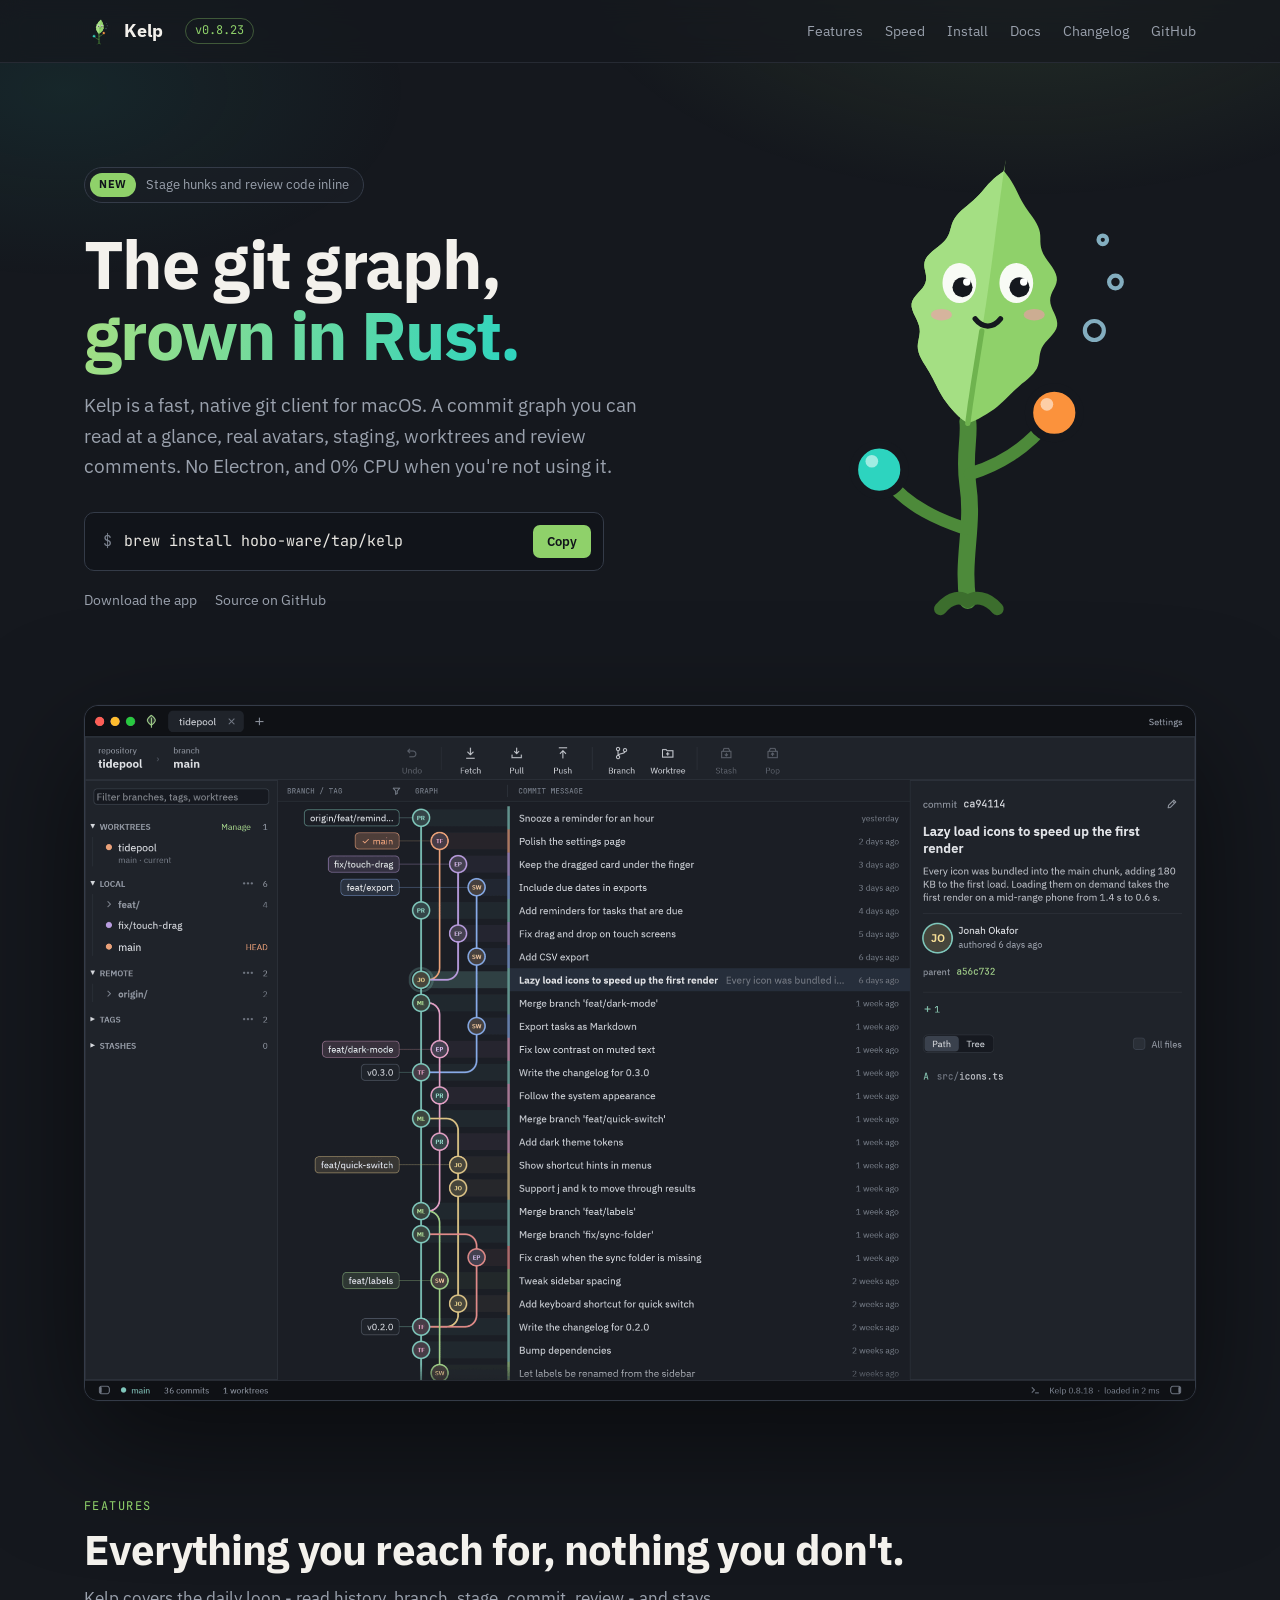
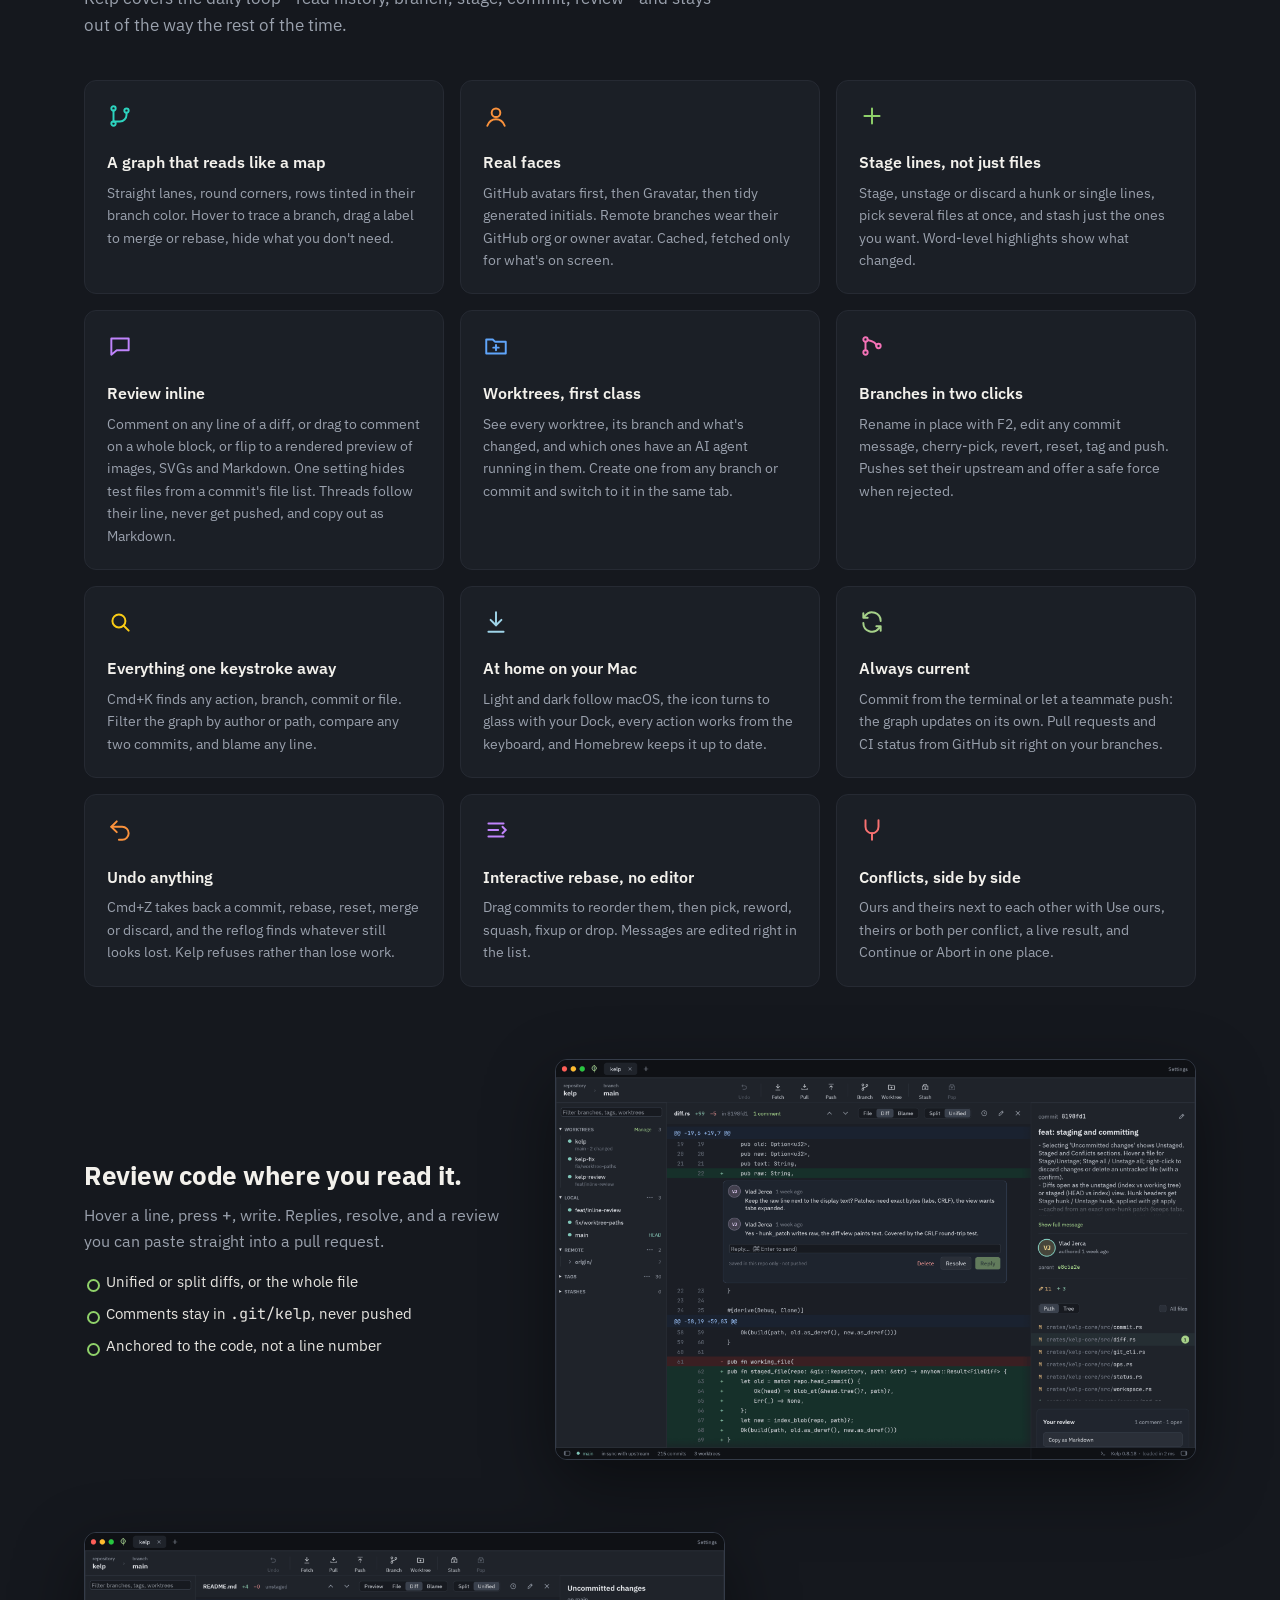
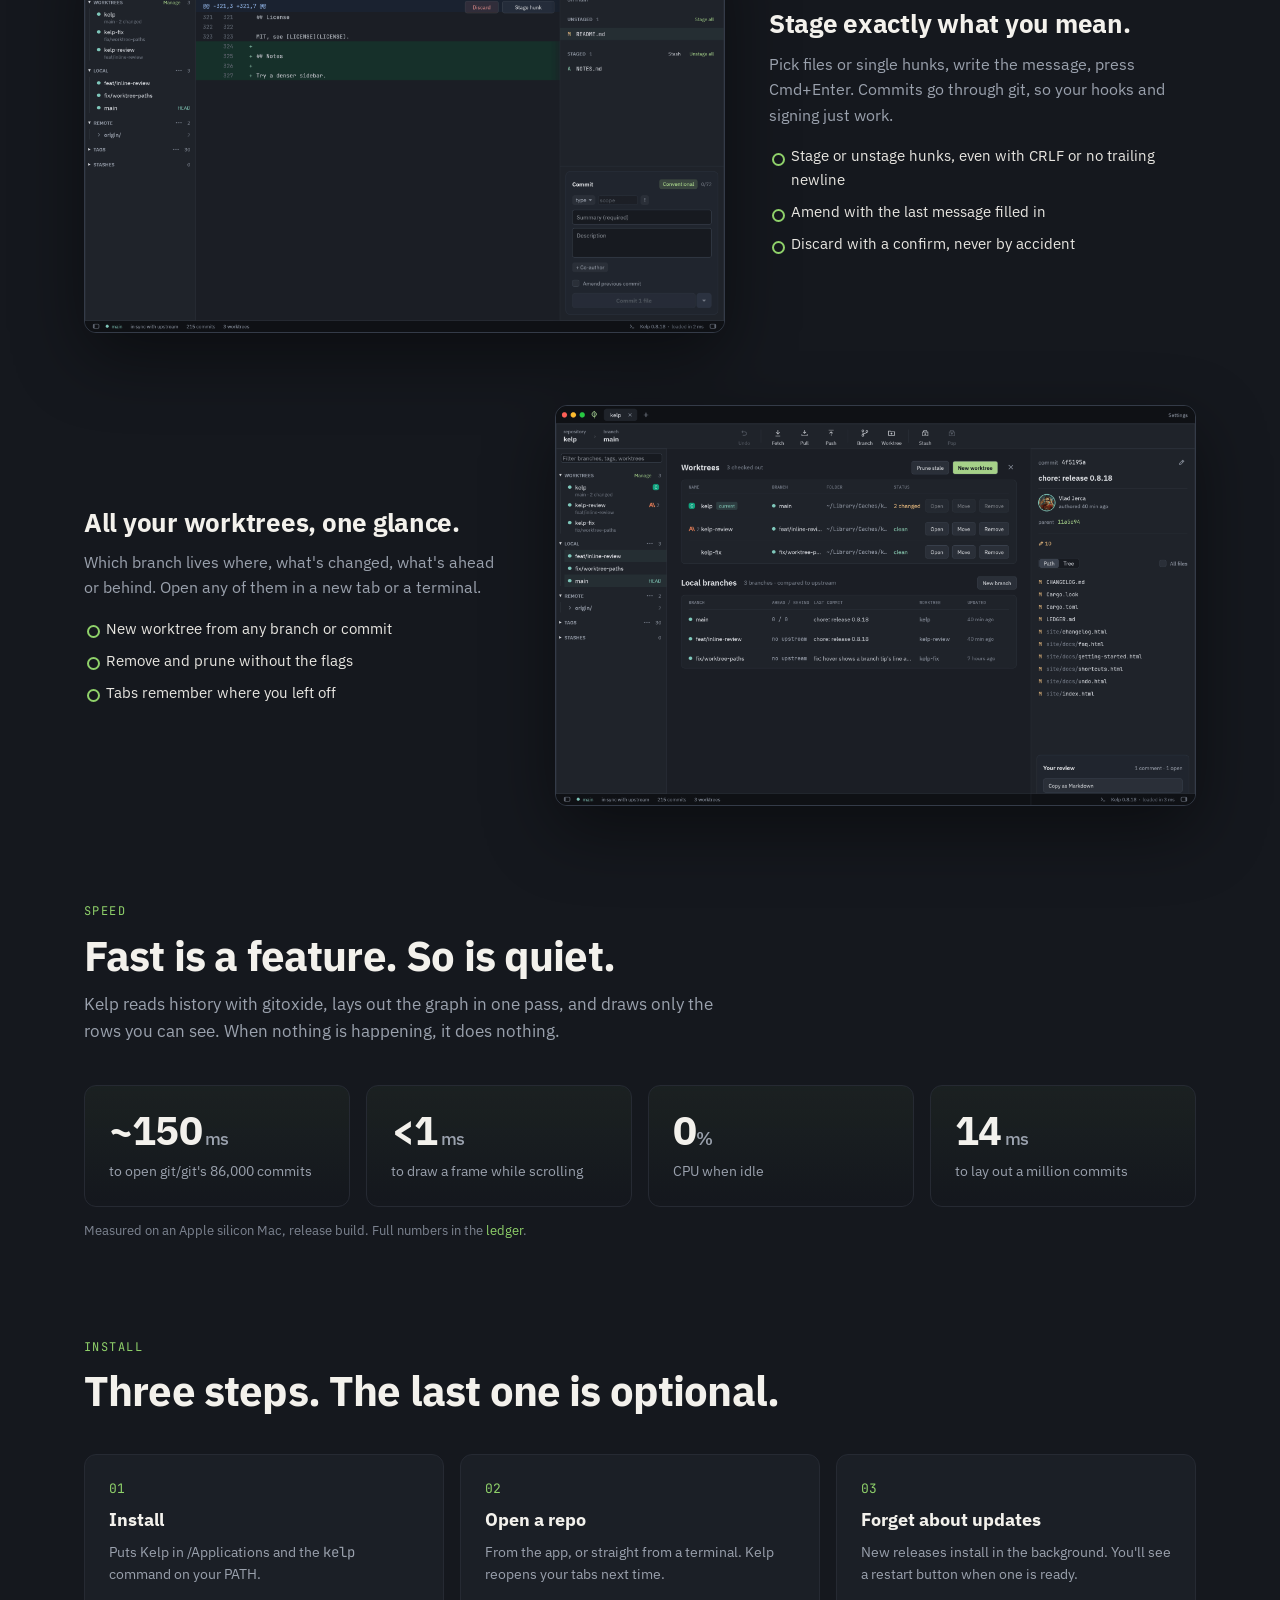
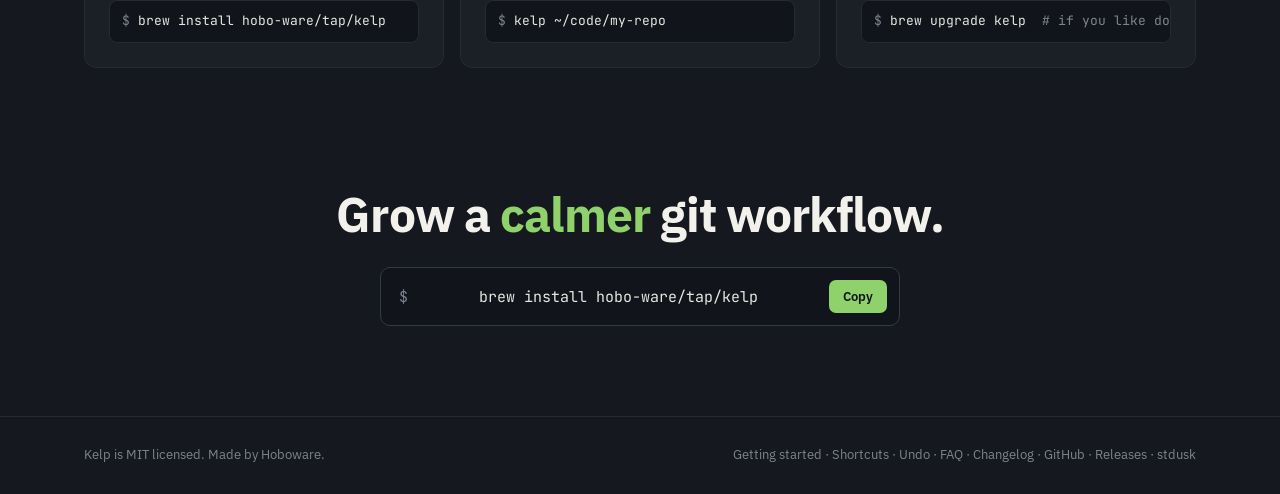
<file: site/index.html>
<!doctype html>
<html lang="en">
<head>
<meta charset="utf-8">
<meta name="viewport" content="width=device-width, initial-scale=1">
<title>Kelp - the git graph, grown in Rust</title>
<meta name="description" content="Kelp is a fast, native git client for macOS with a beautiful commit graph, real avatars, hunk staging, worktrees and inline review comments. Written in Rust. Opens 86k commits in about 150 ms and idles at 0% CPU.">
<link rel="canonical" href="https://kelp.hoboware.dev/">
<meta name="theme-color" content="#15181e">
<link rel="icon" type="image/png" href="favicon.png">
<link rel="apple-touch-icon" href="apple-touch-icon.png">
<meta property="og:site_name" content="Kelp">
<meta property="og:title" content="Kelp - the git graph, grown in Rust">
<meta property="og:description" content="A fast, native git client for macOS with a beautiful commit graph. 0% CPU when idle.">
<meta property="og:type" content="website">
<meta property="og:url" content="https://kelp.hoboware.dev/">
<meta property="og:image" content="https://kelp.hoboware.dev/kelp-og.png">
<meta property="og:image:width" content="1200">
<meta property="og:image:height" content="630">
<meta property="og:image:alt" content="Kelp, a kelp frond mascot, next to a colorful git commit graph">
<meta name="twitter:card" content="summary_large_image">
<meta name="twitter:title" content="Kelp - the git graph, grown in Rust">
<meta name="twitter:description" content="A fast, native git client for macOS with a beautiful commit graph. 0% CPU when idle.">
<meta name="twitter:image" content="https://kelp.hoboware.dev/kelp-og.png">
<script type="application/ld+json">
{
  "@context": "https://schema.org",
  "@type": "SoftwareApplication",
  "name": "Kelp",
  "description": "A fast, native git client for macOS with a beautiful commit graph, hunk staging, worktrees and inline review comments.",
  "applicationCategory": "DeveloperApplication",
  "operatingSystem": "macOS 12 or later",
  "softwareVersion": "0.8.23",
  "url": "https://kelp.hoboware.dev/",
  "downloadUrl": "https://github.com/Hobo-Ware/kelp/releases/latest",
  "installUrl": "https://kelp.hoboware.dev/#install",
  "image": "https://kelp.hoboware.dev/kelp-og.png",
  "screenshot": "https://kelp.hoboware.dev/shot-graph.png",
  "license": "https://opensource.org/licenses/MIT",
  "offers": { "@type": "Offer", "price": "0", "priceCurrency": "USD" },
  "author": { "@type": "Organization", "name": "Hoboware", "url": "https://github.com/Hobo-Ware" }
}
</script>
<link rel="preconnect" href="https://fonts.googleapis.com">
<link rel="preconnect" href="https://fonts.gstatic.com" crossorigin>
<link href="https://fonts.googleapis.com/css2?family=IBM+Plex+Sans:wght@400;500;600;700&family=JetBrains+Mono:wght@400;500&display=swap" rel="stylesheet">
<link rel="stylesheet" href="style.css">
</head>
<body>

<nav><div class="wrap">
  <a class="brand" href="#top"><img src="mascot.svg" alt="" width="30" height="30">Kelp</a>
  <span class="version">v0.8.23</span>
  <div class="navlinks">
    <a href="#features">Features</a>
    <a href="#speed">Speed</a>
    <a href="#install">Install</a>
    <a href="docs/getting-started.html">Docs</a>
    <a href="changelog.html">Changelog</a>
    <a class="gh" href="https://github.com/Hobo-Ware/kelp">GitHub</a>
  </div>
</div></nav>

<header class="hero" id="top"><div class="wrap">
  <div>
    <a class="pill" href="#review"><b>New</b> Stage hunks and review code inline</a>
    <h1>The git graph,<br><span class="kelp">grown in Rust.</span></h1>
    <p class="lede">Kelp is a fast, native git client for macOS. A commit graph you can read at a glance, real avatars, staging, worktrees and review comments. No Electron, and 0% CPU when you're not using it.</p>
    <div class="install"><span class="p">$</span><span class="txt">brew install hobo-ware/tap/kelp</span><button class="copy" type="button" data-copy="brew install hobo-ware/tap/kelp">Copy</button></div>
    <div class="ctas"><a href="https://github.com/Hobo-Ware/kelp/releases/latest">Download the app</a><a href="https://github.com/Hobo-Ware/kelp">Source on GitHub</a></div>
  </div>
  <div class="art">
    <svg class="mascot" viewBox="40 40 432 452" role="img" aria-label="Kelp, a kelp frond mascot whose air bladders are commit dots">
      <g class="m-stem"><g fill="none" stroke-linecap="round" stroke-linejoin="round">
    <path d="M256 470 C250 430 262 400 256 360 C252 332 258 316 256 300" stroke="#4d8a3a" stroke-width="16"/>
    <path d="M254 402 C230 394 200 382 178 354" stroke="#4d8a3a" stroke-width="12"/>
    <path d="M258 350 C284 342 312 326 332 300" stroke="#4d8a3a" stroke-width="12"/>
    <path d="M230 478 C240 466 250 466 256 471 C262 466 274 466 284 478" stroke="#3c6e2d" stroke-width="12"/>
  </g></g>
      <g class="m-blade"><path d="M256.0 302.0 L261.8 299.9 L266.3 297.7 L270.3 295.4 L274.0 293.2 L277.6 290.9 L280.9 288.6 L283.9 286.2 L286.8 283.8 L289.4 281.4 L291.9 279.0 L294.3 276.6 L296.7 274.2 L299.1 271.8 L301.7 269.4 L304.4 267.0 L307.2 264.6 L310.1 262.3 L312.9 259.9 L315.6 257.5 L318.0 255.1 L319.9 252.5 L321.5 250.0 L322.6 247.3 L323.3 244.5 L323.7 241.8 L324.0 239.0 L324.4 236.2 L325.1 233.4 L326.1 230.7 L327.6 228.0 L329.5 225.4 L331.7 222.9 L334.1 220.4 L336.3 217.8 L338.3 215.2 L339.8 212.6 L340.7 209.8 L340.8 206.9 L340.3 203.9 L339.3 200.8 L338.0 197.7 L336.5 194.6 L335.3 191.5 L334.4 188.5 L334.1 185.5 L334.3 182.6 L335.1 179.8 L336.3 177.1 L337.7 174.4 L339.0 171.7 L340.0 168.9 L340.5 166.1 L340.3 163.2 L339.4 160.2 L338.0 157.1 L336.0 153.9 L333.8 150.8 L331.5 147.6 L329.4 144.5 L327.6 141.4 L326.3 138.4 L325.4 135.4 L325.0 132.5 L324.8 129.7 L324.8 126.8 L324.7 124.0 L324.4 121.1 L323.7 118.2 L322.6 115.3 L321.1 112.3 L319.3 109.2 L317.2 106.2 L314.9 103.1 L312.7 100.0 L310.6 96.9 L308.7 93.8 L306.9 90.8 L305.4 87.8 L303.9 84.8 L302.4 81.8 L301.0 78.8 L299.3 75.7 L297.5 72.7 L295.4 69.5 L293.0 66.3 L290.5 63.1 L290.8 60.4 L291.2 57.6 L291.6 54.8 L292.0 52.0 L292.0 52.0 L291.5 54.8 L291.1 57.5 L290.5 60.3 L290.0 63.1 L286.7 65.4 L283.4 67.8 L280.6 70.2 L278.0 72.7 L275.5 75.2 L273.3 77.8 L271.1 80.3 L268.9 82.9 L266.5 85.4 L264.1 87.9 L261.4 90.4 L258.6 92.9 L255.6 95.4 L252.7 97.8 L249.9 100.3 L247.3 102.8 L245.1 105.4 L243.3 108.0 L241.9 110.6 L240.9 113.3 L240.1 116.1 L239.3 118.8 L238.5 121.5 L237.3 124.1 L235.8 126.7 L233.7 129.3 L231.2 131.7 L228.4 134.2 L225.4 136.6 L222.4 138.9 L219.7 141.4 L217.5 143.8 L215.9 146.4 L215.0 149.0 L214.7 151.8 L214.9 154.5 L215.5 157.4 L216.1 160.2 L216.5 163.0 L216.5 165.8 L215.9 168.5 L214.8 171.1 L213.1 173.6 L211.0 176.1 L208.8 178.5 L206.6 181.0 L204.8 183.4 L203.4 186.0 L202.7 188.7 L202.7 191.4 L203.4 194.3 L204.5 197.3 L205.9 200.3 L207.4 203.3 L208.7 206.3 L209.7 209.3 L210.3 212.2 L210.5 215.1 L210.2 217.8 L209.7 220.6 L209.2 223.4 L208.7 226.1 L208.5 228.9 L208.7 231.8 L209.4 234.8 L210.4 237.8 L211.9 240.9 L213.7 244.1 L215.7 247.3 L217.7 250.5 L219.6 253.7 L221.4 256.9 L223.1 260.0 L224.7 263.2 L226.3 266.3 L227.8 269.4 L229.5 272.6 L231.3 275.7 L233.3 278.9 L235.6 282.1 L238.1 285.4 L240.9 288.6 L243.9 291.9 L247.2 295.2 L250.9 298.5 L256.0 302.0 Z" fill="#8fd16a"/><path d="M256.0 302.0 L250.9 298.5 L247.2 295.2 L243.9 291.9 L240.9 288.6 L238.1 285.4 L235.6 282.1 L233.3 278.9 L231.3 275.7 L229.5 272.6 L227.8 269.4 L226.3 266.3 L224.7 263.2 L223.1 260.0 L221.4 256.9 L219.6 253.7 L217.7 250.5 L215.7 247.3 L213.7 244.1 L211.9 240.9 L210.4 237.8 L209.4 234.8 L208.7 231.8 L208.5 228.9 L208.7 226.1 L209.2 223.4 L209.7 220.6 L210.2 217.8 L210.5 215.1 L210.3 212.2 L209.7 209.3 L208.7 206.3 L207.4 203.3 L205.9 200.3 L204.5 197.3 L203.4 194.3 L202.7 191.4 L202.7 188.7 L203.4 186.0 L204.8 183.4 L206.6 181.0 L208.8 178.5 L211.0 176.1 L213.1 173.6 L214.8 171.1 L215.9 168.5 L216.5 165.8 L216.5 163.0 L216.1 160.2 L215.5 157.4 L214.9 154.5 L214.7 151.8 L215.0 149.0 L215.9 146.4 L217.5 143.8 L219.7 141.4 L222.4 138.9 L225.4 136.6 L228.4 134.2 L231.2 131.7 L233.7 129.3 L235.8 126.7 L237.3 124.1 L238.5 121.5 L239.3 118.8 L240.1 116.1 L240.9 113.3 L241.9 110.6 L243.3 108.0 L245.1 105.4 L247.3 102.8 L249.9 100.3 L252.7 97.8 L255.6 95.4 L258.6 92.9 L261.4 90.4 L264.1 87.9 L266.5 85.4 L268.9 82.9 L271.1 80.3 L273.3 77.8 L275.5 75.2 L278.0 72.7 L280.6 70.2 L283.4 67.8 L286.7 65.4 L290.0 63.1 L290.5 60.3 L291.1 57.5 L291.5 54.8 L292.0 52.0 L292.0 52.0 L291.6 54.8 L291.1 57.6 L290.7 60.3 L290.3 63.1 L289.8 65.9 L289.4 68.7 L289.0 71.4 L288.6 74.2 L288.3 77.0 L287.9 79.8 L287.5 82.6 L287.1 85.3 L286.7 88.1 L286.4 90.9 L286.0 93.7 L285.6 96.4 L285.3 99.2 L284.9 102.0 L284.6 104.8 L284.2 107.6 L283.9 110.3 L283.5 113.1 L283.1 115.9 L282.8 118.7 L282.4 121.4 L282.1 124.2 L281.7 127.0 L281.4 129.8 L281.0 132.6 L280.7 135.3 L280.3 138.1 L279.9 140.9 L279.6 143.7 L279.2 146.4 L278.8 149.2 L278.5 152.0 L278.1 154.8 L277.7 157.6 L277.3 160.3 L277.0 163.1 L276.6 165.9 L276.2 168.7 L275.8 171.4 L275.4 174.2 L275.0 177.0 L274.6 179.8 L274.2 182.6 L273.8 185.3 L273.4 188.1 L273.0 190.9 L272.5 193.7 L272.1 196.4 L271.7 199.2 L271.3 202.0 L270.8 204.8 L270.4 207.6 L270.0 210.3 L269.5 213.1 L269.1 215.9 L268.7 218.7 L268.2 221.4 L267.8 224.2 L267.3 227.0 L266.9 229.8 L266.4 232.6 L266.0 235.3 L265.5 238.1 L265.1 240.9 L264.7 243.7 L264.2 246.4 L263.8 249.2 L263.3 252.0 L262.9 254.8 L262.4 257.6 L262.0 260.3 L261.6 263.1 L261.1 265.9 L260.7 268.7 L260.3 271.4 L259.9 274.2 L259.5 277.0 L259.0 279.8 L258.6 282.6 L258.2 285.3 L257.8 288.1 L257.5 290.9 L257.1 293.7 L256.7 296.4 L256.4 299.2 L256.0 302.0 Z" fill="#a4df83"/><path d="M256.0 302.0 L256.8 295.8 L257.7 289.5 L258.5 283.2 L259.5 277.0 L260.4 270.8 L261.3 264.5 L262.3 258.2 L263.3 252.0 L264.3 245.8 L265.3 239.5 L266.3 233.2 L267.3 227.0 L268.3 220.8 L269.3 214.5" stroke="#6fb34f" stroke-width="5" fill="none" stroke-linecap="round"/><g transform="translate(19.0 -9.0)">
    <ellipse cx="229" cy="178" rx="16" ry="19" fill="#f8fbf5"/>
    <ellipse cx="283" cy="178" rx="16" ry="19" fill="#f8fbf5"/>
    <circle cx="232" cy="182" r="9.5" fill="#15181e"/>
    <circle cx="286" cy="182" r="9.5" fill="#15181e"/>
    <circle cx="236" cy="177" r="3.5" fill="#ffffff"/>
    <circle cx="290" cy="177" r="3.5" fill="#ffffff"/>
    <ellipse cx="212" cy="208" rx="10" ry="5.5" fill="#ff8fb3" opacity="0.55"/>
    <ellipse cx="300" cy="208" rx="10" ry="5.5" fill="#ff8fb3" opacity="0.55"/>
    <path d="M244 212 C251 221 261 221 268 212" stroke="#15181e" stroke-width="5" fill="none" stroke-linecap="round"/>
  </g></g>
      <g class="m-bulb m-bulb-a"><circle cx="172" cy="346" r="24" fill="#2dd4bf" stroke="#15181e" stroke-width="8"/><circle cx="165" cy="338" r="6" fill="#ffffff" opacity="0.55"/></g>
      <g class="m-bulb m-bulb-b"><circle cx="338" cy="292" r="24" fill="#fb923c" stroke="#15181e" stroke-width="8"/><circle cx="331" cy="284" r="6" fill="#ffffff" opacity="0.55"/></g>
      <g class="m-bubbles"><g fill="none" stroke="#9fd4e8" stroke-width="4" opacity="0.8">
    <circle cx="376" cy="214" r="9"/>
    <circle cx="396" cy="168" r="6"/>
    <circle cx="384" cy="128" r="4"/>
  </g></g>
    </svg>
  </div>
</div></header>

<div class="wrap">
  <div class="window">
    <img src="shot-graph.png" width="2200" height="1375" alt="Kelp showing a project's commit graph: colored lanes for feature branches with rounded merges, author avatars, branch and tag labels and the details of a selected commit">
  </div>
</div>

<section id="features"><div class="wrap">
  <p class="eyebrow">Features</p>
  <h2>Everything you reach for, nothing you don't.</h2>
  <p class="sub">Kelp covers the daily loop - read history, branch, stage, commit, review - and stays out of the way the rest of the time.</p>
  <div class="grid">
    <div class="card">
      <svg viewBox="0 0 24 24" fill="none" stroke="#2dd4bf" stroke-width="1.8" stroke-linecap="round"><circle cx="6" cy="5" r="2"/><circle cx="6" cy="19" r="2"/><circle cx="18" cy="7" r="2"/><path d="M6 7v10M18 9v2a6 6 0 0 1-6 6H6"/></svg>
      <h3>A graph that reads like a map</h3><p>Straight lanes, round corners, rows tinted in their branch color. Hover to trace a branch, drag a label to merge or rebase, hide what you don't need.</p>
    </div>
    <div class="card">
      <svg viewBox="0 0 24 24" fill="none" stroke="#fb923c" stroke-width="1.8"><circle cx="12" cy="9" r="4"/><path d="M4 21c1.5-4 4.5-6 8-6s6.5 2 8 6" stroke-linecap="round"/></svg>
      <h3>Real faces</h3><p>GitHub avatars first, then Gravatar, then tidy generated initials. Remote branches wear their GitHub org or owner avatar. Cached, fetched only for what's on screen.</p>
    </div>
    <div class="card">
      <svg viewBox="0 0 24 24" fill="none" stroke="#8fd16a" stroke-width="1.8" stroke-linecap="round"><path d="M12 5v14M5 12h14"/></svg>
      <h3>Stage lines, not just files</h3><p>Stage, unstage or discard a hunk or single lines, pick several files at once, and stash just the ones you want. Word-level highlights show what changed.</p>
    </div>
    <div class="card">
      <svg viewBox="0 0 24 24" fill="none" stroke="#c084fc" stroke-width="1.8" stroke-linejoin="round"><path d="M4 5h16v11H9l-5 4z"/></svg>
      <h3>Review inline</h3><p>Comment on any line of a diff, or drag to comment on a whole block, or flip to a rendered preview of images, SVGs and Markdown. One setting hides test files from a commit's file list. Threads follow their line, never get pushed, and copy out as Markdown.</p>
    </div>
    <div class="card">
      <svg viewBox="0 0 24 24" fill="none" stroke="#60a5fa" stroke-width="1.8" stroke-linejoin="round"><path d="M3 6h6l2 2h10v11H3z"/><path d="M12 11v5M9.5 13.5h5" stroke-linecap="round"/></svg>
      <h3>Worktrees, first class</h3><p>See every worktree, its branch and what's changed, and which ones have an AI agent running in them. Create one from any branch or commit and switch to it in the same tab.</p>
    </div>
    <div class="card">
      <svg viewBox="0 0 24 24" fill="none" stroke="#f472b6" stroke-width="1.8" stroke-linecap="round"><circle cx="6" cy="6" r="2"/><circle cx="6" cy="18" r="2"/><circle cx="18" cy="12" r="2"/><path d="M6 8v8M8 6.5c5 1 8 2.5 8 5.5"/></svg>
      <h3>Branches in two clicks</h3><p>Rename in place with F2, edit any commit message, cherry-pick, revert, reset, tag and push. Pushes set their upstream and offer a safe force when rejected.</p>
    </div>
    <div class="card">
      <svg viewBox="0 0 24 24" fill="none" stroke="#facc15" stroke-width="1.8" stroke-linecap="round"><circle cx="11" cy="11" r="6"/><path d="M20 20l-4.5-4.5"/></svg>
      <h3>Everything one keystroke away</h3><p>Cmd+K finds any action, branch, commit or file. Filter the graph by author or path, compare any two commits, and blame any line.</p>
    </div>
    <div class="card">
      <svg viewBox="0 0 24 24" fill="none" stroke="#9fd4e8" stroke-width="1.8" stroke-linecap="round"><path d="M12 3v12M7 10l5 5 5-5M5 21h14"/></svg>
      <h3>At home on your Mac</h3><p>Light and dark follow macOS, the icon turns to glass with your Dock, every action works from the keyboard, and Homebrew keeps it up to date.</p>
    </div>
    <div class="card">
      <svg viewBox="0 0 24 24" fill="none" stroke="#a6d189" stroke-width="1.8" stroke-linecap="round" stroke-linejoin="round"><path d="M20 11a8 8 0 0 0-14.3-4.9L4 8M4 4v4h4M4 13a8 8 0 0 0 14.3 4.9L20 16M20 20v-4h-4"/></svg>
      <h3>Always current</h3><p>Commit from the terminal or let a teammate push: the graph updates on its own. Pull requests and CI status from GitHub sit right on your branches.</p>
    </div>
    <div class="card">
      <svg viewBox="0 0 24 24" fill="none" stroke="#fb923c" stroke-width="1.8" stroke-linecap="round" stroke-linejoin="round"><path d="M9 14L4 9l5-5"/><path d="M4 9h10a6 6 0 0 1 0 12h-3"/></svg>
      <h3>Undo anything</h3><p>Cmd+Z takes back a commit, rebase, reset, merge or discard, and the reflog finds whatever still looks lost. Kelp refuses rather than lose work.</p>
    </div>
    <div class="card">
      <svg viewBox="0 0 24 24" fill="none" stroke="#c084fc" stroke-width="1.8" stroke-linecap="round"><path d="M5 6h14M5 12h9M5 18h14"/><path d="M18 9l3 3-3 3"/></svg>
      <h3>Interactive rebase, no editor</h3><p>Drag commits to reorder them, then pick, reword, squash, fixup or drop. Messages are edited right in the list.</p>
    </div>
    <div class="card">
      <svg viewBox="0 0 24 24" fill="none" stroke="#f87171" stroke-width="1.8" stroke-linecap="round"><path d="M6 3v6a6 6 0 0 0 6 6 6 6 0 0 0 6-6V3"/><path d="M12 15v6"/></svg>
      <h3>Conflicts, side by side</h3><p>Ours and theirs next to each other with Use ours, theirs or both per conflict, a live result, and Continue or Abort in one place.</p>
    </div>
  </div>

  <div class="row" id="review">
    <div class="text">
      <h3>Review code where you read it.</h3>
      <p>Hover a line, press <span class="mono">+</span>, write. Replies, resolve, and a review you can paste straight into a pull request.</p>
      <ul><li>Unified or split diffs, or the whole file</li><li>Comments stay in <span class="mono">.git/kelp</span>, never pushed</li><li>Anchored to the code, not a line number</li></ul>
    </div>
    <div class="shot"><img src="shot-review.png" width="2200" height="1375" loading="lazy" alt="A Rust diff in Kelp with an inline review thread"></div>
  </div>

  <div class="row flip">
    <div class="text">
      <h3>Stage exactly what you mean.</h3>
      <p>Pick files or single hunks, write the message, press Cmd+Enter. Commits go through git, so your hooks and signing just work.</p>
      <ul><li>Stage or unstage hunks, even with CRLF or no trailing newline</li><li>Amend with the last message filled in</li><li>Discard with a confirm, never by accident</li></ul>
    </div>
    <div class="shot"><img src="shot-staging.png" width="2200" height="1375" loading="lazy" alt="Kelp's staging panel with unstaged and staged files and a commit box"></div>
  </div>

  <div class="row">
    <div class="text">
      <h3>All your worktrees, one glance.</h3>
      <p>Which branch lives where, what's changed, what's ahead or behind. Open any of them in a new tab or a terminal.</p>
      <ul><li>New worktree from any branch or commit</li><li>Remove and prune without the flags</li><li>Tabs remember where you left off</li></ul>
    </div>
    <div class="shot"><img src="shot-worktrees.png" width="2200" height="1375" loading="lazy" alt="Kelp's worktrees page listing worktrees and local branches"></div>
  </div>
</div></section>

<section id="speed"><div class="wrap">
  <p class="eyebrow">Speed</p>
  <h2>Fast is a feature. So is quiet.</h2>
  <p class="sub">Kelp reads history with gitoxide, lays out the graph in one pass, and draws only the rows you can see. When nothing is happening, it does nothing.</p>
  <div class="stats">
    <div class="stat"><b>~150<small> ms</small></b><span>to open git/git's 86,000 commits</span></div>
    <div class="stat"><b>&lt;1<small> ms</small></b><span>to draw a frame while scrolling</span></div>
    <div class="stat"><b>0<small>%</small></b><span>CPU when idle</span></div>
    <div class="stat"><b>14<small> ms</small></b><span>to lay out a million commits</span></div>
  </div>
  <p class="note">Measured on an Apple silicon Mac, release build. Full numbers in the <a class="kelp" href="https://github.com/Hobo-Ware/kelp/blob/main/LEDGER.md">ledger</a>.</p>
</div></section>

<section id="install"><div class="wrap">
  <p class="eyebrow">Install</p>
  <h2>Three steps. The last one is optional.</h2>
  <div class="steps">
    <div class="step"><div class="num">01</div><h4>Install</h4><p>Puts Kelp in /Applications and the <span class="mono">kelp</span> command on your PATH.</p><pre><span class="p">$</span> brew install hobo-ware/tap/kelp</pre></div>
    <div class="step"><div class="num">02</div><h4>Open a repo</h4><p>From the app, or straight from a terminal. Kelp reopens your tabs next time.</p><pre><span class="p">$</span> kelp ~/code/my-repo</pre></div>
    <div class="step"><div class="num">03</div><h4>Forget about updates</h4><p>New releases install in the background. You'll see a restart button when one is ready.</p><pre><span class="p">$</span> brew upgrade kelp  <span class="p"># if you like doing it yourself</span></pre></div>
  </div>
</div></section>

<div class="closing"><div class="wrap">
  <h2>Grow a <span class="kelp">calmer</span> git workflow.</h2>
  <div class="install"><span class="p">$</span><span class="txt">brew install hobo-ware/tap/kelp</span><button class="copy" type="button" data-copy="brew install hobo-ware/tap/kelp">Copy</button></div>
</div></div>

<footer><div class="wrap">
  <span>Kelp is MIT licensed. Made by <a href="https://github.com/Hobo-Ware">Hoboware</a>.</span>
  <span><a href="docs/getting-started.html">Getting started</a> · <a href="docs/shortcuts.html">Shortcuts</a> · <a href="docs/undo.html">Undo</a> · <a href="docs/faq.html">FAQ</a> · <a href="changelog.html">Changelog</a> · <a href="https://github.com/Hobo-Ware/kelp">GitHub</a> · <a href="https://github.com/Hobo-Ware/kelp/releases">Releases</a> · <a href="https://stdusk.hoboware.dev">stdusk</a></span>
</div></footer>

<script>
document.querySelectorAll('[data-copy]').forEach(function (button) {
  button.addEventListener('click', function () {
    navigator.clipboard.writeText(button.dataset.copy).then(function () {
      button.textContent = 'Copied';
      setTimeout(function () { button.textContent = 'Copy'; }, 1600);
    });
  });
});
</script>
</body>
</html>
</file>
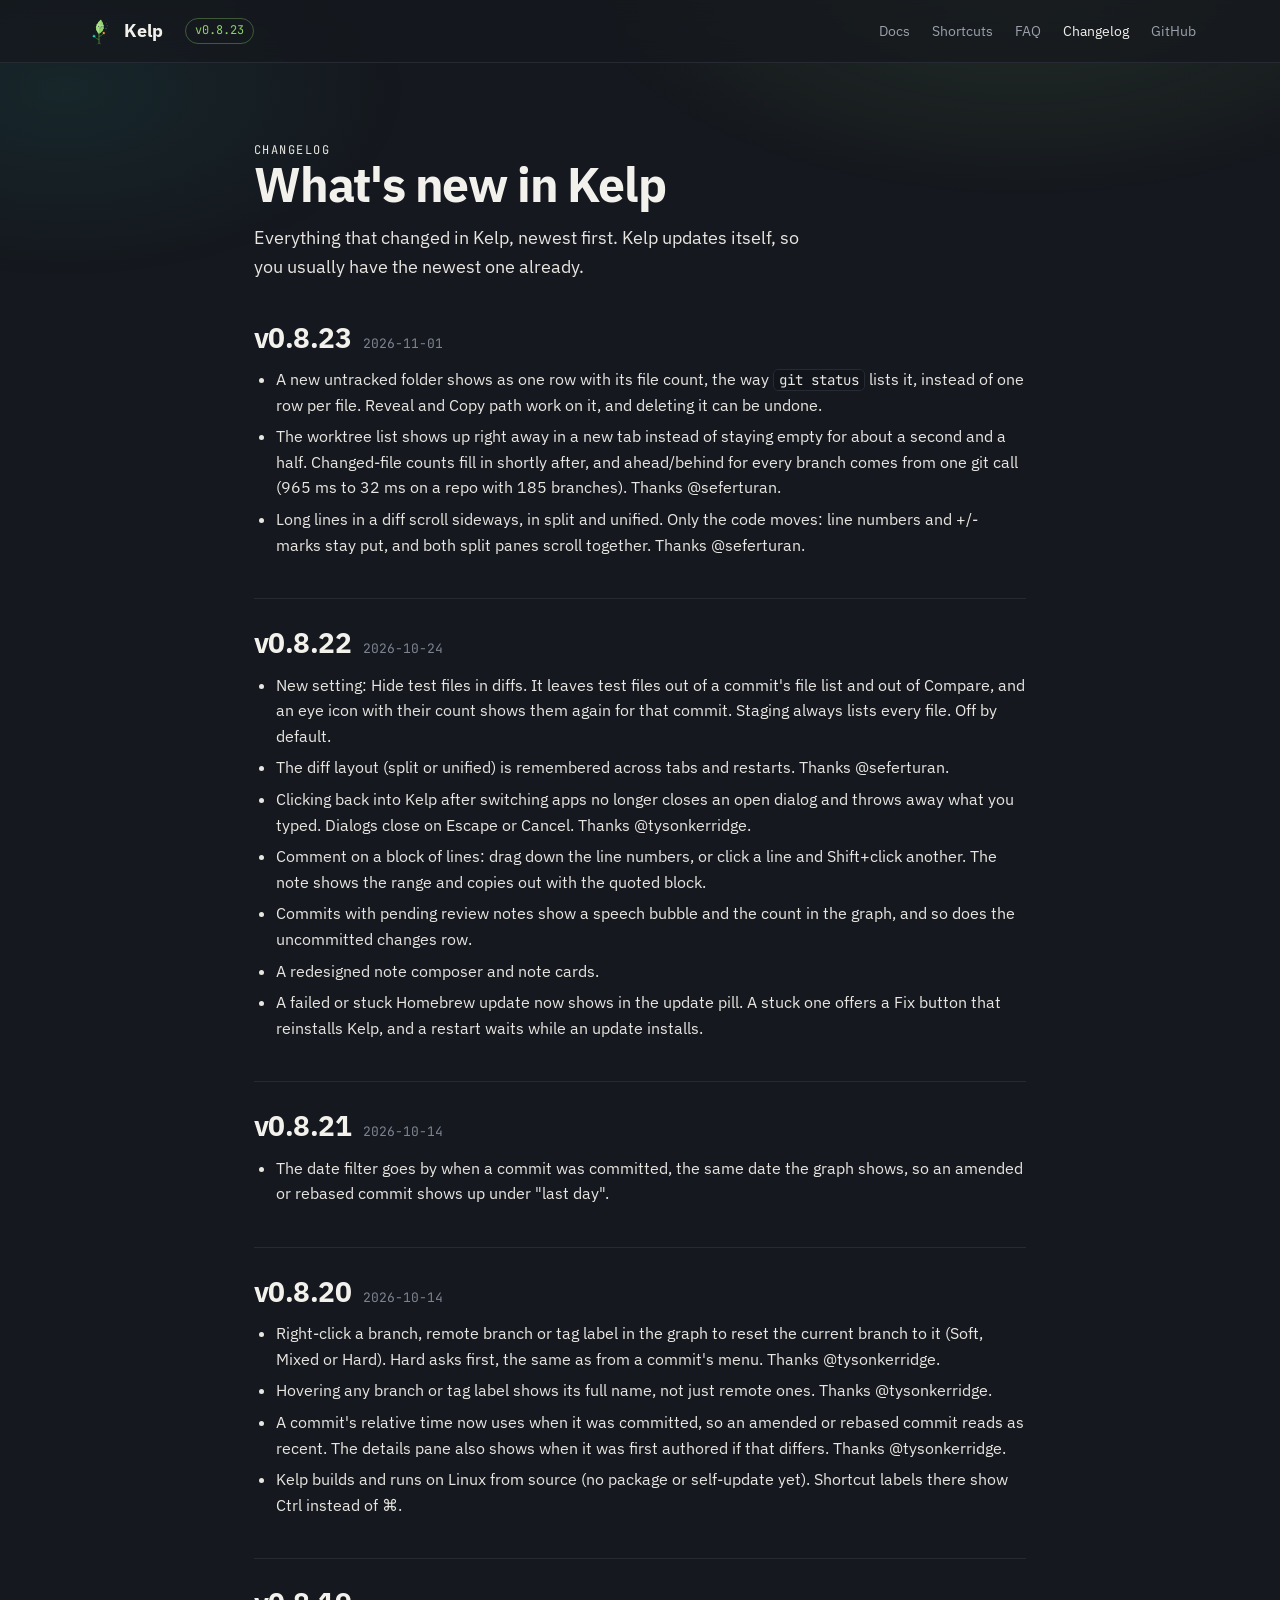
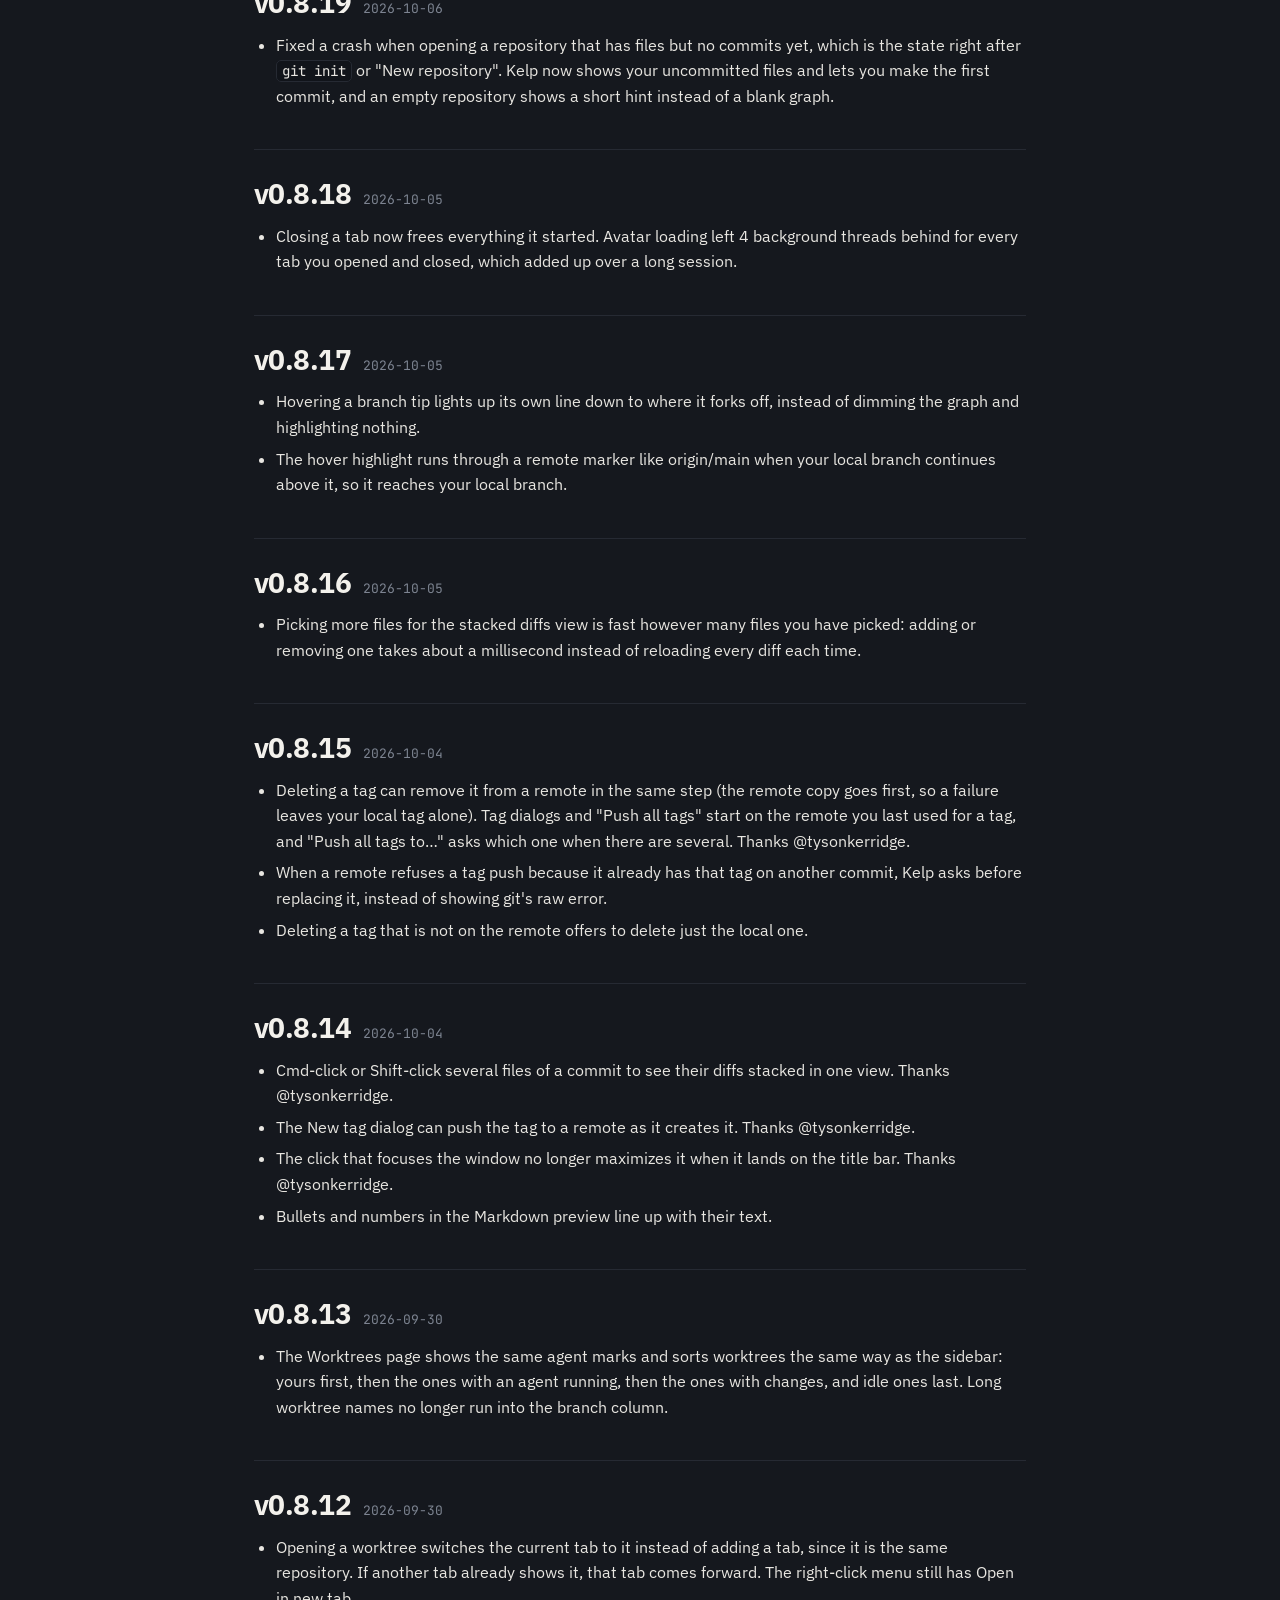
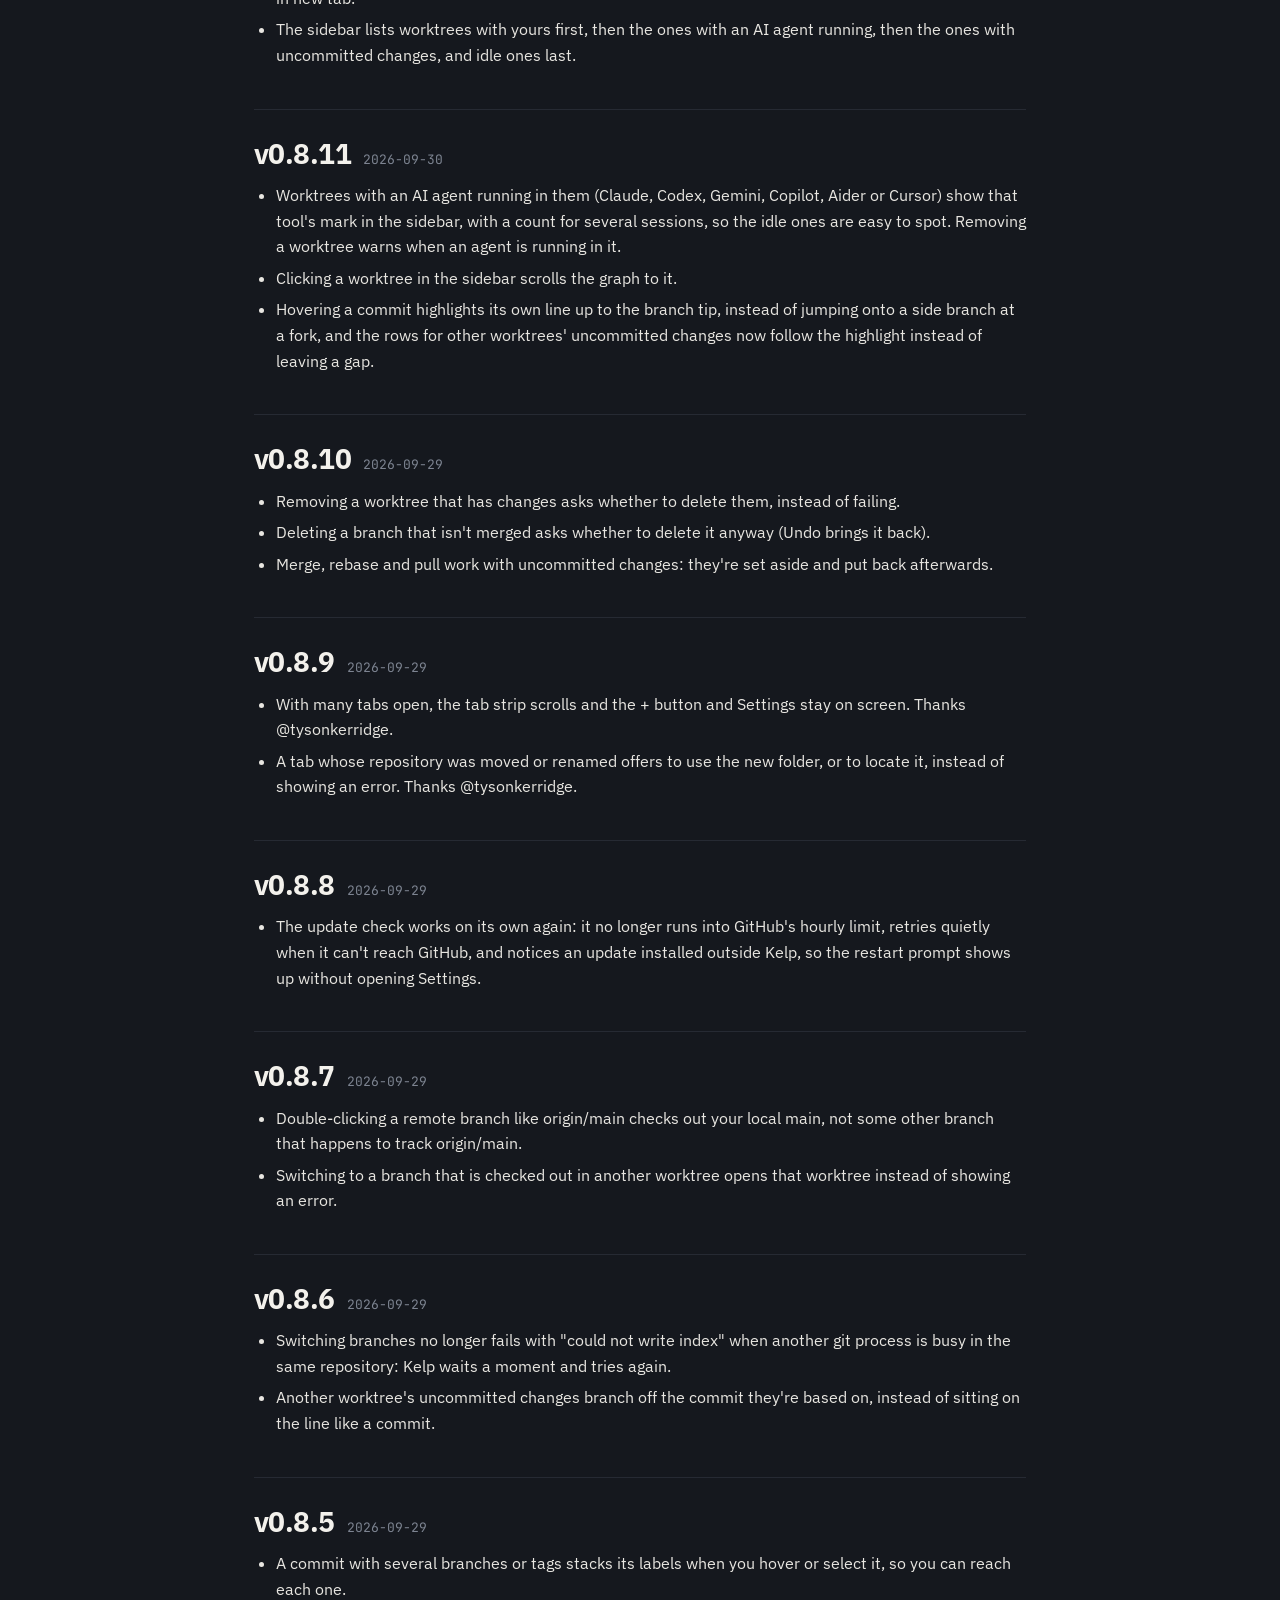
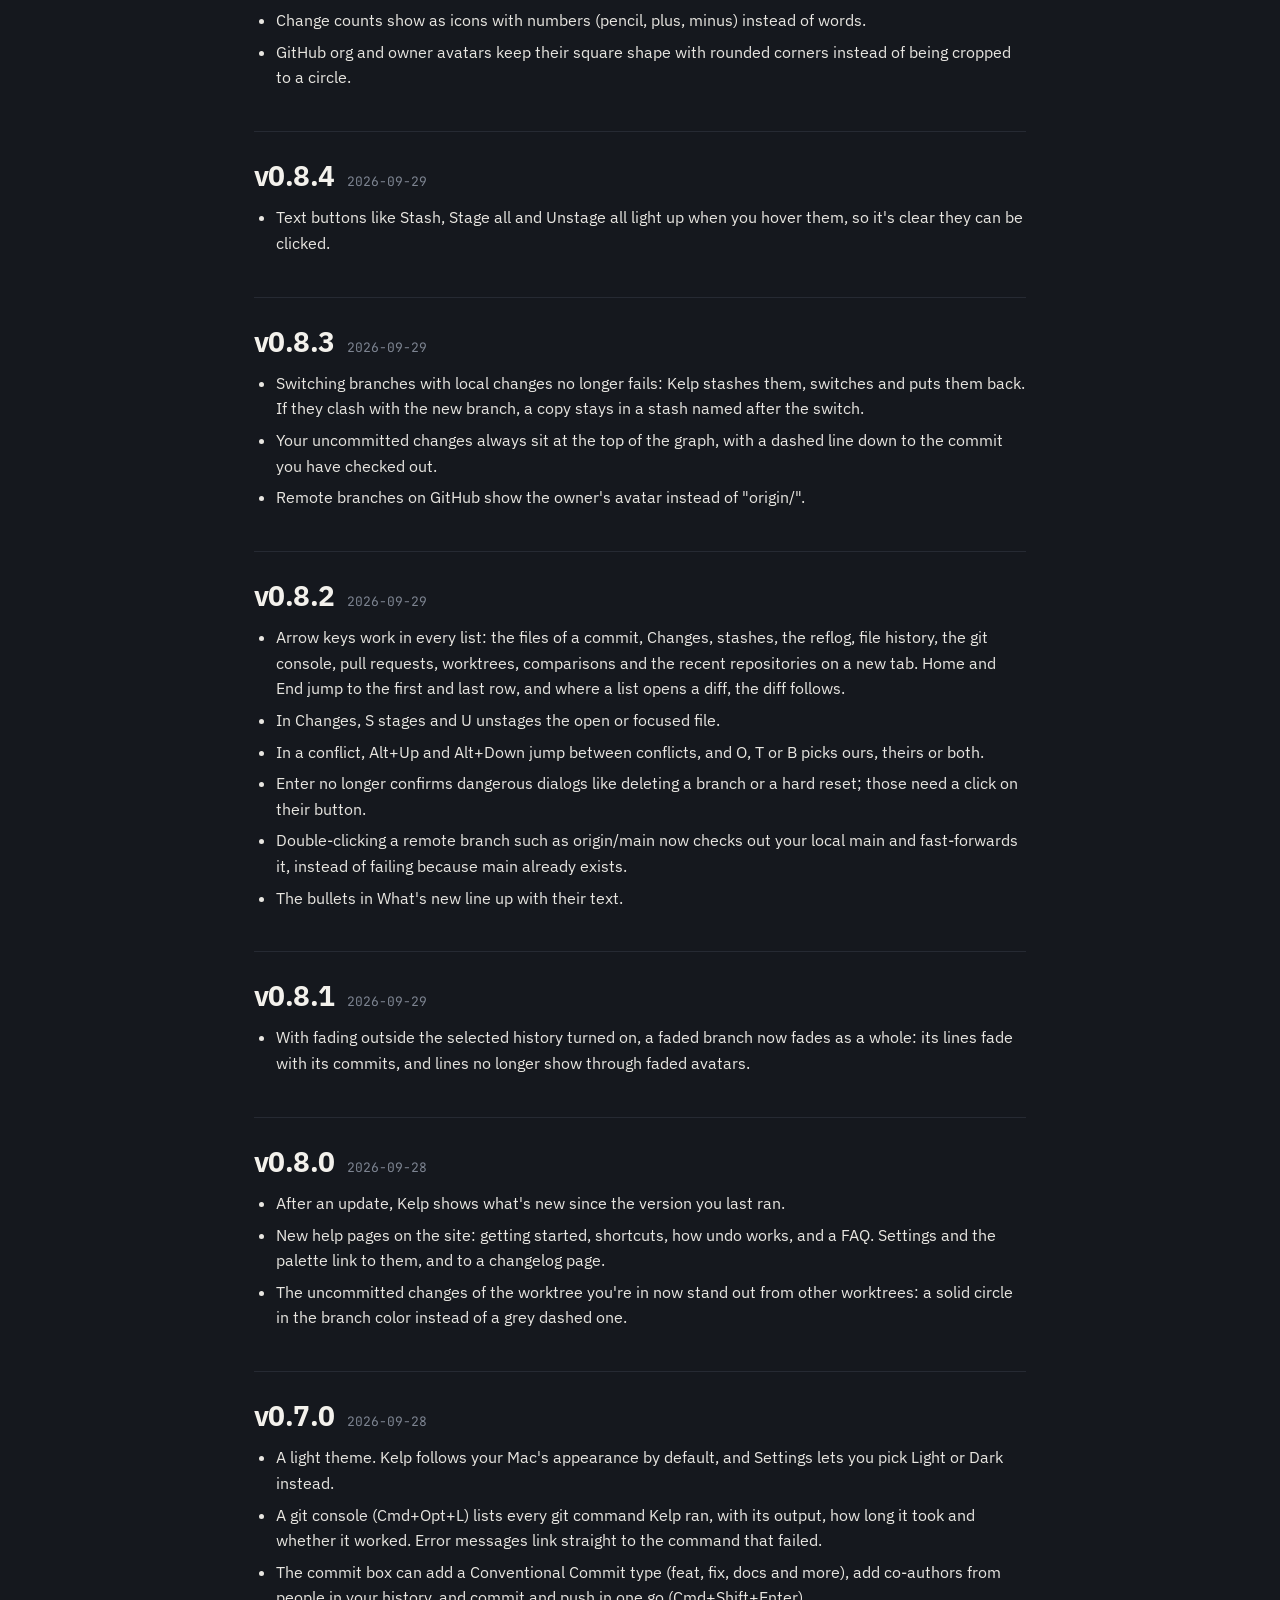
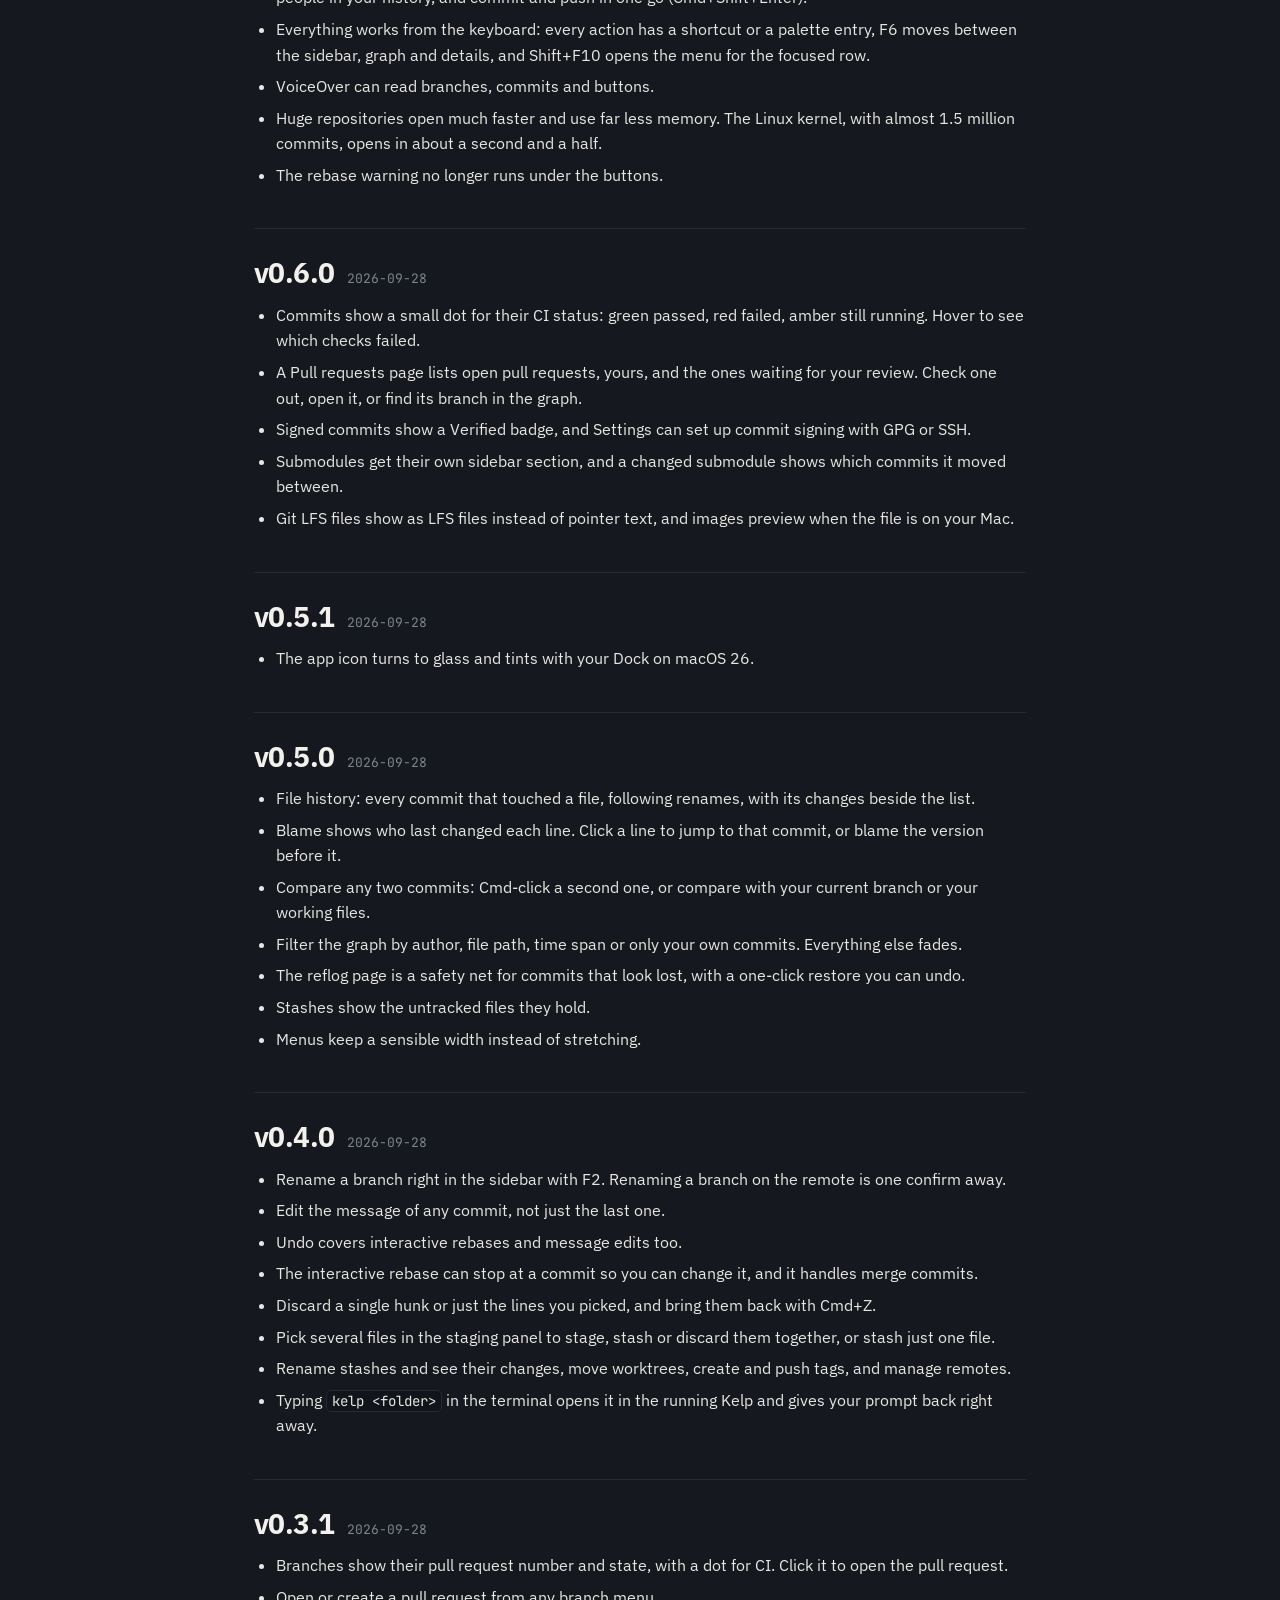
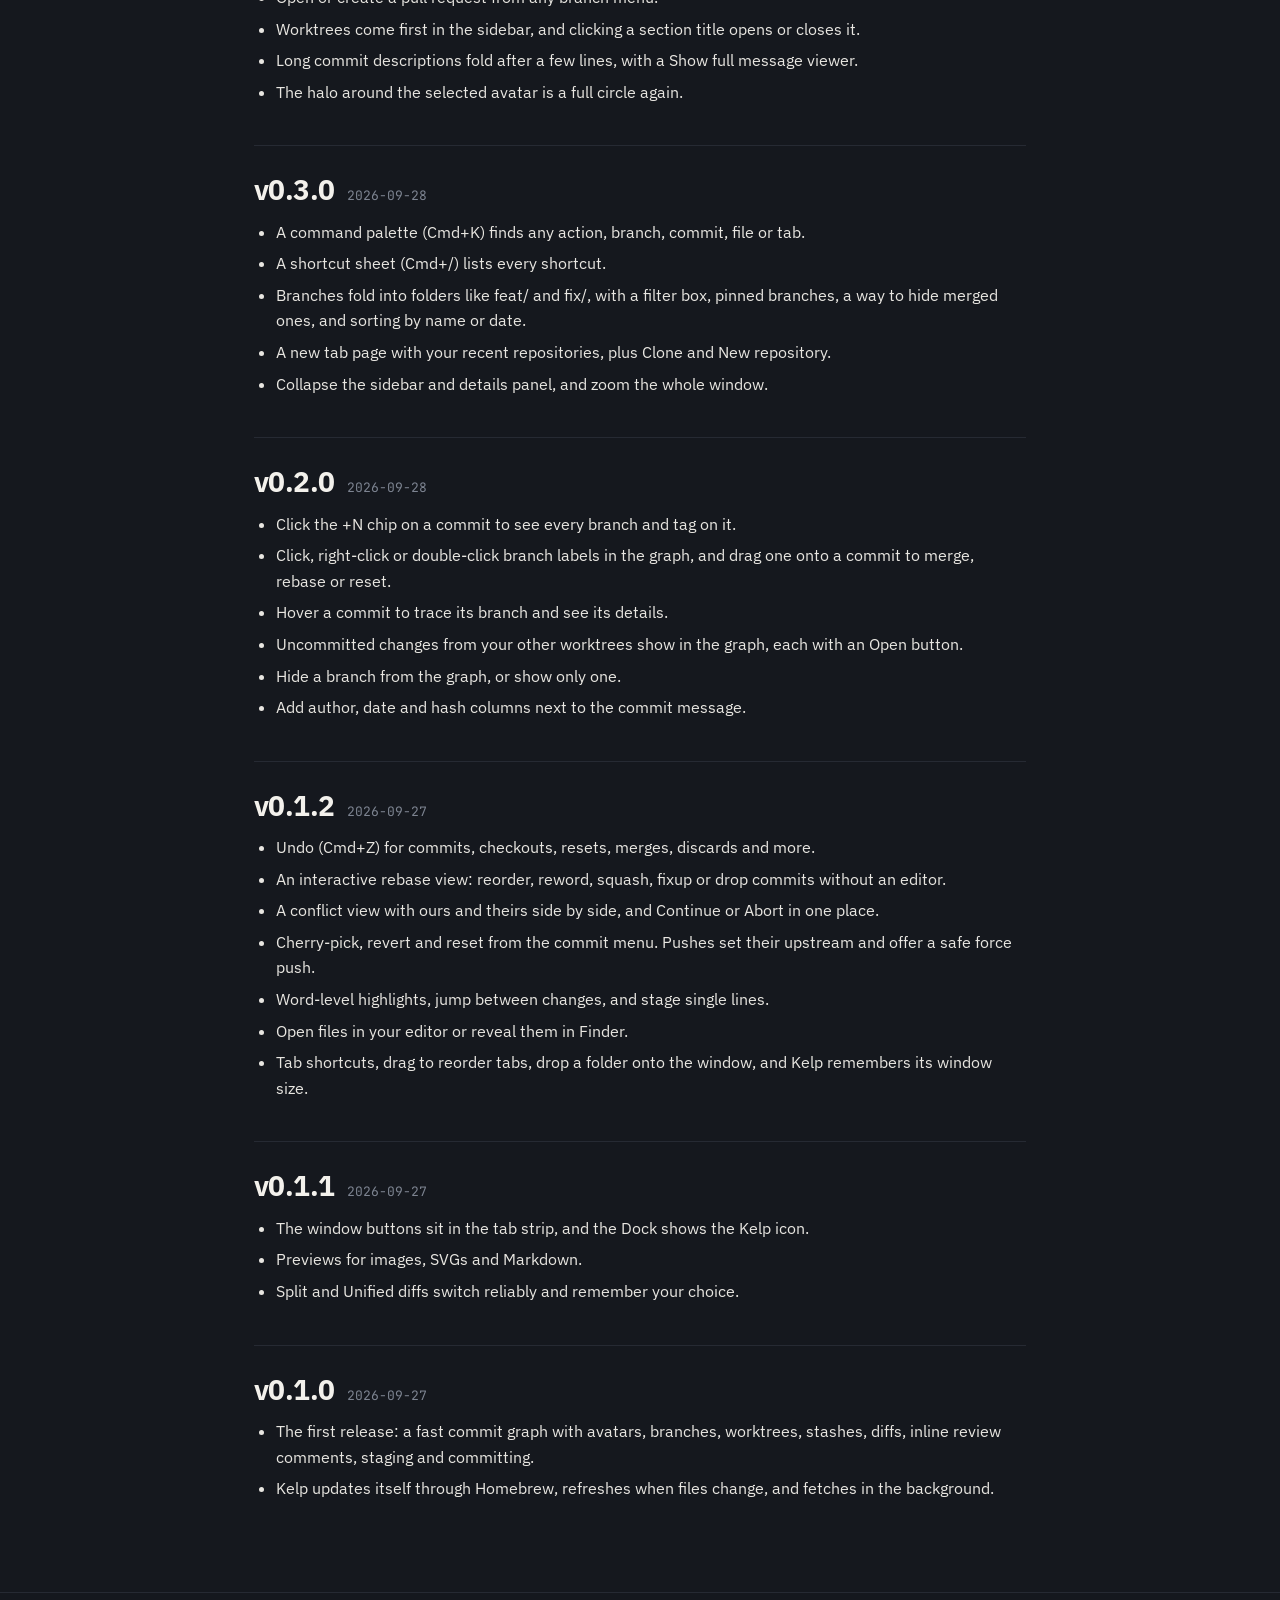
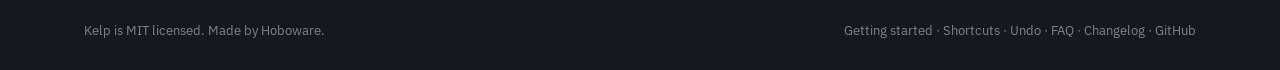
<file: site/changelog.html>
<!doctype html>
<html lang="en">
<head>
<meta charset="utf-8">
<meta name="viewport" content="width=device-width, initial-scale=1">
<title>Changelog - Kelp</title>
<meta name="description" content="Every Kelp release, newest first: new features, speed-ups and fixes in the fast native git client for macOS.">
<link rel="canonical" href="https://kelp.hoboware.dev/changelog.html">
<meta name="theme-color" content="#15181e">
<link rel="icon" type="image/png" href="favicon.png">
<link rel="apple-touch-icon" href="apple-touch-icon.png">
<meta property="og:site_name" content="Kelp">
<meta property="og:title" content="Changelog - Kelp">
<meta property="og:description" content="What changed in each Kelp release, newest first.">
<meta property="og:type" content="article">
<meta property="og:url" content="https://kelp.hoboware.dev/changelog.html">
<meta property="og:image" content="https://kelp.hoboware.dev/kelp-og.png">
<meta name="twitter:card" content="summary_large_image">
<link rel="alternate" type="text/markdown" href="https://github.com/Hobo-Ware/kelp/blob/main/CHANGELOG.md">
<link rel="preconnect" href="https://fonts.googleapis.com">
<link rel="preconnect" href="https://fonts.gstatic.com" crossorigin>
<link href="https://fonts.googleapis.com/css2?family=IBM+Plex+Sans:wght@400;500;600;700&family=JetBrains+Mono:wght@400;500&display=swap" rel="stylesheet">
<link rel="stylesheet" href="style.css">
</head>
<body>

<nav><div class="wrap">
  <a class="brand" href="index.html"><img src="mascot.svg" alt="" width="30" height="30">Kelp</a>
  <span class="version">v0.8.23</span>
  <div class="navlinks">
    <a href="docs/getting-started.html">Docs</a>
    <a href="docs/shortcuts.html">Shortcuts</a>
    <a href="docs/faq.html">FAQ</a>
    <a href="changelog.html" aria-current="page">Changelog</a>
    <a class="gh" href="https://github.com/Hobo-Ware/kelp">GitHub</a>
  </div>
</div></nav>

<main class="doc"><div class="wrap">
  <p class="eyebrow">Changelog</p>
  <h1>What's new in Kelp</h1>
  <p class="lede">Everything that changed in Kelp, newest first. Kelp updates itself, so you usually have the newest one already.</p>
  <section class="release" id="v0-8-23">
    <h2>v0.8.23 <time datetime="2026-11-01">2026-11-01</time></h2>
    <ul>
      <li>A new untracked folder shows as one row with its file count, the way <code>git status</code> lists it, instead of one row per file. Reveal and Copy path work on it, and deleting it can be undone.</li>
      <li>The worktree list shows up right away in a new tab instead of staying empty for about a second and a half. Changed-file counts fill in shortly after, and ahead/behind for every branch comes from one git call (965 ms to 32 ms on a repo with 185 branches). Thanks @seferturan.</li>
      <li>Long lines in a diff scroll sideways, in split and unified. Only the code moves: line numbers and +/- marks stay put, and both split panes scroll together. Thanks @seferturan.</li>
    </ul>
  </section>
  <section class="release" id="v0-8-22">
    <h2>v0.8.22 <time datetime="2026-10-24">2026-10-24</time></h2>
    <ul>
      <li>New setting: Hide test files in diffs. It leaves test files out of a commit's file list and out of Compare, and an eye icon with their count shows them again for that commit. Staging always lists every file. Off by default.</li>
      <li>The diff layout (split or unified) is remembered across tabs and restarts. Thanks @seferturan.</li>
      <li>Clicking back into Kelp after switching apps no longer closes an open dialog and throws away what you typed. Dialogs close on Escape or Cancel. Thanks @tysonkerridge.</li>
      <li>Comment on a block of lines: drag down the line numbers, or click a line and Shift+click another. The note shows the range and copies out with the quoted block.</li>
      <li>Commits with pending review notes show a speech bubble and the count in the graph, and so does the uncommitted changes row.</li>
      <li>A redesigned note composer and note cards.</li>
      <li>A failed or stuck Homebrew update now shows in the update pill. A stuck one offers a Fix button that reinstalls Kelp, and a restart waits while an update installs.</li>
    </ul>
  </section>
  <section class="release" id="v0-8-21">
    <h2>v0.8.21 <time datetime="2026-10-14">2026-10-14</time></h2>
    <ul>
      <li>The date filter goes by when a commit was committed, the same date the graph shows, so an amended or rebased commit shows up under "last day".</li>
    </ul>
  </section>
  <section class="release" id="v0-8-20">
    <h2>v0.8.20 <time datetime="2026-10-14">2026-10-14</time></h2>
    <ul>
      <li>Right-click a branch, remote branch or tag label in the graph to reset the current branch to it (Soft, Mixed or Hard). Hard asks first, the same as from a commit's menu. Thanks @tysonkerridge.</li>
      <li>Hovering any branch or tag label shows its full name, not just remote ones. Thanks @tysonkerridge.</li>
      <li>A commit's relative time now uses when it was committed, so an amended or rebased commit reads as recent. The details pane also shows when it was first authored if that differs. Thanks @tysonkerridge.</li>
      <li>Kelp builds and runs on Linux from source (no package or self-update yet). Shortcut labels there show Ctrl instead of ⌘.</li>
    </ul>
  </section>
  <section class="release" id="v0-8-19">
    <h2>v0.8.19 <time datetime="2026-10-06">2026-10-06</time></h2>
    <ul>
      <li>Fixed a crash when opening a repository that has files but no commits yet, which is the state right after <code>git init</code> or "New repository". Kelp now shows your uncommitted files and lets you make the first commit, and an empty repository shows a short hint instead of a blank graph.</li>
    </ul>
  </section>
  <section class="release" id="v0-8-18">
    <h2>v0.8.18 <time datetime="2026-10-05">2026-10-05</time></h2>
    <ul>
      <li>Closing a tab now frees everything it started. Avatar loading left 4 background threads behind for every tab you opened and closed, which added up over a long session.</li>
    </ul>
  </section>
  <section class="release" id="v0-8-17">
    <h2>v0.8.17 <time datetime="2026-10-05">2026-10-05</time></h2>
    <ul>
      <li>Hovering a branch tip lights up its own line down to where it forks off, instead of dimming the graph and highlighting nothing.</li>
      <li>The hover highlight runs through a remote marker like origin/main when your local branch continues above it, so it reaches your local branch.</li>
    </ul>
  </section>
  <section class="release" id="v0-8-16">
    <h2>v0.8.16 <time datetime="2026-10-05">2026-10-05</time></h2>
    <ul>
      <li>Picking more files for the stacked diffs view is fast however many files you have picked: adding or removing one takes about a millisecond instead of reloading every diff each time.</li>
    </ul>
  </section>
  <section class="release" id="v0-8-15">
    <h2>v0.8.15 <time datetime="2026-10-04">2026-10-04</time></h2>
    <ul>
      <li>Deleting a tag can remove it from a remote in the same step (the remote copy goes first, so a failure leaves your local tag alone). Tag dialogs and "Push all tags" start on the remote you last used for a tag, and "Push all tags to…" asks which one when there are several. Thanks @tysonkerridge.</li>
      <li>When a remote refuses a tag push because it already has that tag on another commit, Kelp asks before replacing it, instead of showing git's raw error.</li>
      <li>Deleting a tag that is not on the remote offers to delete just the local one.</li>
    </ul>
  </section>
  <section class="release" id="v0-8-14">
    <h2>v0.8.14 <time datetime="2026-10-04">2026-10-04</time></h2>
    <ul>
      <li>Cmd-click or Shift-click several files of a commit to see their diffs stacked in one view. Thanks @tysonkerridge.</li>
      <li>The New tag dialog can push the tag to a remote as it creates it. Thanks @tysonkerridge.</li>
      <li>The click that focuses the window no longer maximizes it when it lands on the title bar. Thanks @tysonkerridge.</li>
      <li>Bullets and numbers in the Markdown preview line up with their text.</li>
    </ul>
  </section>
  <section class="release" id="v0-8-13">
    <h2>v0.8.13 <time datetime="2026-09-30">2026-09-30</time></h2>
    <ul>
      <li>The Worktrees page shows the same agent marks and sorts worktrees the same way as the sidebar: yours first, then the ones with an agent running, then the ones with changes, and idle ones last. Long worktree names no longer run into the branch column.</li>
    </ul>
  </section>
  <section class="release" id="v0-8-12">
    <h2>v0.8.12 <time datetime="2026-09-30">2026-09-30</time></h2>
    <ul>
      <li>Opening a worktree switches the current tab to it instead of adding a tab, since it is the same repository. If another tab already shows it, that tab comes forward. The right-click menu still has Open in new tab.</li>
      <li>The sidebar lists worktrees with yours first, then the ones with an AI agent running, then the ones with uncommitted changes, and idle ones last.</li>
    </ul>
  </section>
  <section class="release" id="v0-8-11">
    <h2>v0.8.11 <time datetime="2026-09-30">2026-09-30</time></h2>
    <ul>
      <li>Worktrees with an AI agent running in them (Claude, Codex, Gemini, Copilot, Aider or Cursor) show that tool's mark in the sidebar, with a count for several sessions, so the idle ones are easy to spot. Removing a worktree warns when an agent is running in it.</li>
      <li>Clicking a worktree in the sidebar scrolls the graph to it.</li>
      <li>Hovering a commit highlights its own line up to the branch tip, instead of jumping onto a side branch at a fork, and the rows for other worktrees' uncommitted changes now follow the highlight instead of leaving a gap.</li>
    </ul>
  </section>
  <section class="release" id="v0-8-10">
    <h2>v0.8.10 <time datetime="2026-09-29">2026-09-29</time></h2>
    <ul>
      <li>Removing a worktree that has changes asks whether to delete them, instead of failing.</li>
      <li>Deleting a branch that isn't merged asks whether to delete it anyway (Undo brings it back).</li>
      <li>Merge, rebase and pull work with uncommitted changes: they're set aside and put back afterwards.</li>
    </ul>
  </section>
  <section class="release" id="v0-8-9">
    <h2>v0.8.9 <time datetime="2026-09-29">2026-09-29</time></h2>
    <ul>
      <li>With many tabs open, the tab strip scrolls and the + button and Settings stay on screen. Thanks @tysonkerridge.</li>
      <li>A tab whose repository was moved or renamed offers to use the new folder, or to locate it, instead of showing an error. Thanks @tysonkerridge.</li>
    </ul>
  </section>
  <section class="release" id="v0-8-8">
    <h2>v0.8.8 <time datetime="2026-09-29">2026-09-29</time></h2>
    <ul>
      <li>The update check works on its own again: it no longer runs into GitHub's hourly limit, retries quietly when it can't reach GitHub, and notices an update installed outside Kelp, so the restart prompt shows up without opening Settings.</li>
    </ul>
  </section>
  <section class="release" id="v0-8-7">
    <h2>v0.8.7 <time datetime="2026-09-29">2026-09-29</time></h2>
    <ul>
      <li>Double-clicking a remote branch like origin/main checks out your local main, not some other branch that happens to track origin/main.</li>
      <li>Switching to a branch that is checked out in another worktree opens that worktree instead of showing an error.</li>
    </ul>
  </section>
  <section class="release" id="v0-8-6">
    <h2>v0.8.6 <time datetime="2026-09-29">2026-09-29</time></h2>
    <ul>
      <li>Switching branches no longer fails with "could not write index" when another git process is busy in the same repository: Kelp waits a moment and tries again.</li>
      <li>Another worktree's uncommitted changes branch off the commit they're based on, instead of sitting on the line like a commit.</li>
    </ul>
  </section>
  <section class="release" id="v0-8-5">
    <h2>v0.8.5 <time datetime="2026-09-29">2026-09-29</time></h2>
    <ul>
      <li>A commit with several branches or tags stacks its labels when you hover or select it, so you can reach each one.</li>
      <li>Change counts show as icons with numbers (pencil, plus, minus) instead of words.</li>
      <li>GitHub org and owner avatars keep their square shape with rounded corners instead of being cropped to a circle.</li>
    </ul>
  </section>
  <section class="release" id="v0-8-4">
    <h2>v0.8.4 <time datetime="2026-09-29">2026-09-29</time></h2>
    <ul>
      <li>Text buttons like Stash, Stage all and Unstage all light up when you hover them, so it's clear they can be clicked.</li>
    </ul>
  </section>
  <section class="release" id="v0-8-3">
    <h2>v0.8.3 <time datetime="2026-09-29">2026-09-29</time></h2>
    <ul>
      <li>Switching branches with local changes no longer fails: Kelp stashes them, switches and puts them back. If they clash with the new branch, a copy stays in a stash named after the switch.</li>
      <li>Your uncommitted changes always sit at the top of the graph, with a dashed line down to the commit you have checked out.</li>
      <li>Remote branches on GitHub show the owner's avatar instead of "origin/".</li>
    </ul>
  </section>
  <section class="release" id="v0-8-2">
    <h2>v0.8.2 <time datetime="2026-09-29">2026-09-29</time></h2>
    <ul>
      <li>Arrow keys work in every list: the files of a commit, Changes, stashes, the reflog, file history, the git console, pull requests, worktrees, comparisons and the recent repositories on a new tab. Home and End jump to the first and last row, and where a list opens a diff, the diff follows.</li>
      <li>In Changes, S stages and U unstages the open or focused file.</li>
      <li>In a conflict, Alt+Up and Alt+Down jump between conflicts, and O, T or B picks ours, theirs or both.</li>
      <li>Enter no longer confirms dangerous dialogs like deleting a branch or a hard reset; those need a click on their button.</li>
      <li>Double-clicking a remote branch such as origin/main now checks out your local main and fast-forwards it, instead of failing because main already exists.</li>
      <li>The bullets in What's new line up with their text.</li>
    </ul>
  </section>
  <section class="release" id="v0-8-1">
    <h2>v0.8.1 <time datetime="2026-09-29">2026-09-29</time></h2>
    <ul>
      <li>With fading outside the selected history turned on, a faded branch now fades as a whole: its lines fade with its commits, and lines no longer show through faded avatars.</li>
    </ul>
  </section>
  <section class="release" id="v0-8-0">
    <h2>v0.8.0 <time datetime="2026-09-28">2026-09-28</time></h2>
    <ul>
      <li>After an update, Kelp shows what's new since the version you last ran.</li>
      <li>New help pages on the site: getting started, shortcuts, how undo works, and a FAQ. Settings and the palette link to them, and to a changelog page.</li>
      <li>The uncommitted changes of the worktree you're in now stand out from other worktrees: a solid circle in the branch color instead of a grey dashed one.</li>
    </ul>
  </section>
  <section class="release" id="v0-7-0">
    <h2>v0.7.0 <time datetime="2026-09-28">2026-09-28</time></h2>
    <ul>
      <li>A light theme. Kelp follows your Mac's appearance by default, and Settings lets you pick Light or Dark instead.</li>
      <li>A git console (Cmd+Opt+L) lists every git command Kelp ran, with its output, how long it took and whether it worked. Error messages link straight to the command that failed.</li>
      <li>The commit box can add a Conventional Commit type (feat, fix, docs and more), add co-authors from people in your history, and commit and push in one go (Cmd+Shift+Enter).</li>
      <li>Everything works from the keyboard: every action has a shortcut or a palette entry, F6 moves between the sidebar, graph and details, and Shift+F10 opens the menu for the focused row.</li>
      <li>VoiceOver can read branches, commits and buttons.</li>
      <li>Huge repositories open much faster and use far less memory. The Linux kernel, with almost 1.5 million commits, opens in about a second and a half.</li>
      <li>The rebase warning no longer runs under the buttons.</li>
    </ul>
  </section>
  <section class="release" id="v0-6-0">
    <h2>v0.6.0 <time datetime="2026-09-28">2026-09-28</time></h2>
    <ul>
      <li>Commits show a small dot for their CI status: green passed, red failed, amber still running. Hover to see which checks failed.</li>
      <li>A Pull requests page lists open pull requests, yours, and the ones waiting for your review. Check one out, open it, or find its branch in the graph.</li>
      <li>Signed commits show a Verified badge, and Settings can set up commit signing with GPG or SSH.</li>
      <li>Submodules get their own sidebar section, and a changed submodule shows which commits it moved between.</li>
      <li>Git LFS files show as LFS files instead of pointer text, and images preview when the file is on your Mac.</li>
    </ul>
  </section>
  <section class="release" id="v0-5-1">
    <h2>v0.5.1 <time datetime="2026-09-28">2026-09-28</time></h2>
    <ul>
      <li>The app icon turns to glass and tints with your Dock on macOS 26.</li>
    </ul>
  </section>
  <section class="release" id="v0-5-0">
    <h2>v0.5.0 <time datetime="2026-09-28">2026-09-28</time></h2>
    <ul>
      <li>File history: every commit that touched a file, following renames, with its changes beside the list.</li>
      <li>Blame shows who last changed each line. Click a line to jump to that commit, or blame the version before it.</li>
      <li>Compare any two commits: Cmd-click a second one, or compare with your current branch or your working files.</li>
      <li>Filter the graph by author, file path, time span or only your own commits. Everything else fades.</li>
      <li>The reflog page is a safety net for commits that look lost, with a one-click restore you can undo.</li>
      <li>Stashes show the untracked files they hold.</li>
      <li>Menus keep a sensible width instead of stretching.</li>
    </ul>
  </section>
  <section class="release" id="v0-4-0">
    <h2>v0.4.0 <time datetime="2026-09-28">2026-09-28</time></h2>
    <ul>
      <li>Rename a branch right in the sidebar with F2. Renaming a branch on the remote is one confirm away.</li>
      <li>Edit the message of any commit, not just the last one.</li>
      <li>Undo covers interactive rebases and message edits too.</li>
      <li>The interactive rebase can stop at a commit so you can change it, and it handles merge commits.</li>
      <li>Discard a single hunk or just the lines you picked, and bring them back with Cmd+Z.</li>
      <li>Pick several files in the staging panel to stage, stash or discard them together, or stash just one file.</li>
      <li>Rename stashes and see their changes, move worktrees, create and push tags, and manage remotes.</li>
      <li>Typing <code>kelp &lt;folder&gt;</code> in the terminal opens it in the running Kelp and gives your prompt back right away.</li>
    </ul>
  </section>
  <section class="release" id="v0-3-1">
    <h2>v0.3.1 <time datetime="2026-09-28">2026-09-28</time></h2>
    <ul>
      <li>Branches show their pull request number and state, with a dot for CI. Click it to open the pull request.</li>
      <li>Open or create a pull request from any branch menu.</li>
      <li>Worktrees come first in the sidebar, and clicking a section title opens or closes it.</li>
      <li>Long commit descriptions fold after a few lines, with a Show full message viewer.</li>
      <li>The halo around the selected avatar is a full circle again.</li>
    </ul>
  </section>
  <section class="release" id="v0-3-0">
    <h2>v0.3.0 <time datetime="2026-09-28">2026-09-28</time></h2>
    <ul>
      <li>A command palette (Cmd+K) finds any action, branch, commit, file or tab.</li>
      <li>A shortcut sheet (Cmd+/) lists every shortcut.</li>
      <li>Branches fold into folders like feat/ and fix/, with a filter box, pinned branches, a way to hide merged ones, and sorting by name or date.</li>
      <li>A new tab page with your recent repositories, plus Clone and New repository.</li>
      <li>Collapse the sidebar and details panel, and zoom the whole window.</li>
    </ul>
  </section>
  <section class="release" id="v0-2-0">
    <h2>v0.2.0 <time datetime="2026-09-28">2026-09-28</time></h2>
    <ul>
      <li>Click the +N chip on a commit to see every branch and tag on it.</li>
      <li>Click, right-click or double-click branch labels in the graph, and drag one onto a commit to merge, rebase or reset.</li>
      <li>Hover a commit to trace its branch and see its details.</li>
      <li>Uncommitted changes from your other worktrees show in the graph, each with an Open button.</li>
      <li>Hide a branch from the graph, or show only one.</li>
      <li>Add author, date and hash columns next to the commit message.</li>
    </ul>
  </section>
  <section class="release" id="v0-1-2">
    <h2>v0.1.2 <time datetime="2026-09-27">2026-09-27</time></h2>
    <ul>
      <li>Undo (Cmd+Z) for commits, checkouts, resets, merges, discards and more.</li>
      <li>An interactive rebase view: reorder, reword, squash, fixup or drop commits without an editor.</li>
      <li>A conflict view with ours and theirs side by side, and Continue or Abort in one place.</li>
      <li>Cherry-pick, revert and reset from the commit menu. Pushes set their upstream and offer a safe force push.</li>
      <li>Word-level highlights, jump between changes, and stage single lines.</li>
      <li>Open files in your editor or reveal them in Finder.</li>
      <li>Tab shortcuts, drag to reorder tabs, drop a folder onto the window, and Kelp remembers its window size.</li>
    </ul>
  </section>
  <section class="release" id="v0-1-1">
    <h2>v0.1.1 <time datetime="2026-09-27">2026-09-27</time></h2>
    <ul>
      <li>The window buttons sit in the tab strip, and the Dock shows the Kelp icon.</li>
      <li>Previews for images, SVGs and Markdown.</li>
      <li>Split and Unified diffs switch reliably and remember your choice.</li>
    </ul>
  </section>
  <section class="release" id="v0-1-0">
    <h2>v0.1.0 <time datetime="2026-09-27">2026-09-27</time></h2>
    <ul>
      <li>The first release: a fast commit graph with avatars, branches, worktrees, stashes, diffs, inline review comments, staging and committing.</li>
      <li>Kelp updates itself through Homebrew, refreshes when files change, and fetches in the background.</li>
    </ul>
  </section>
</div></main>

<footer><div class="wrap">
  <span>Kelp is MIT licensed. Made by <a href="https://github.com/Hobo-Ware">Hoboware</a>.</span>
  <span><a href="docs/getting-started.html">Getting started</a> · <a href="docs/shortcuts.html">Shortcuts</a> · <a href="docs/undo.html">Undo</a> · <a href="docs/faq.html">FAQ</a> · <a href="changelog.html">Changelog</a> · <a href="https://github.com/Hobo-Ware/kelp">GitHub</a></span>
</div></footer>
</body>
</html>
</file>
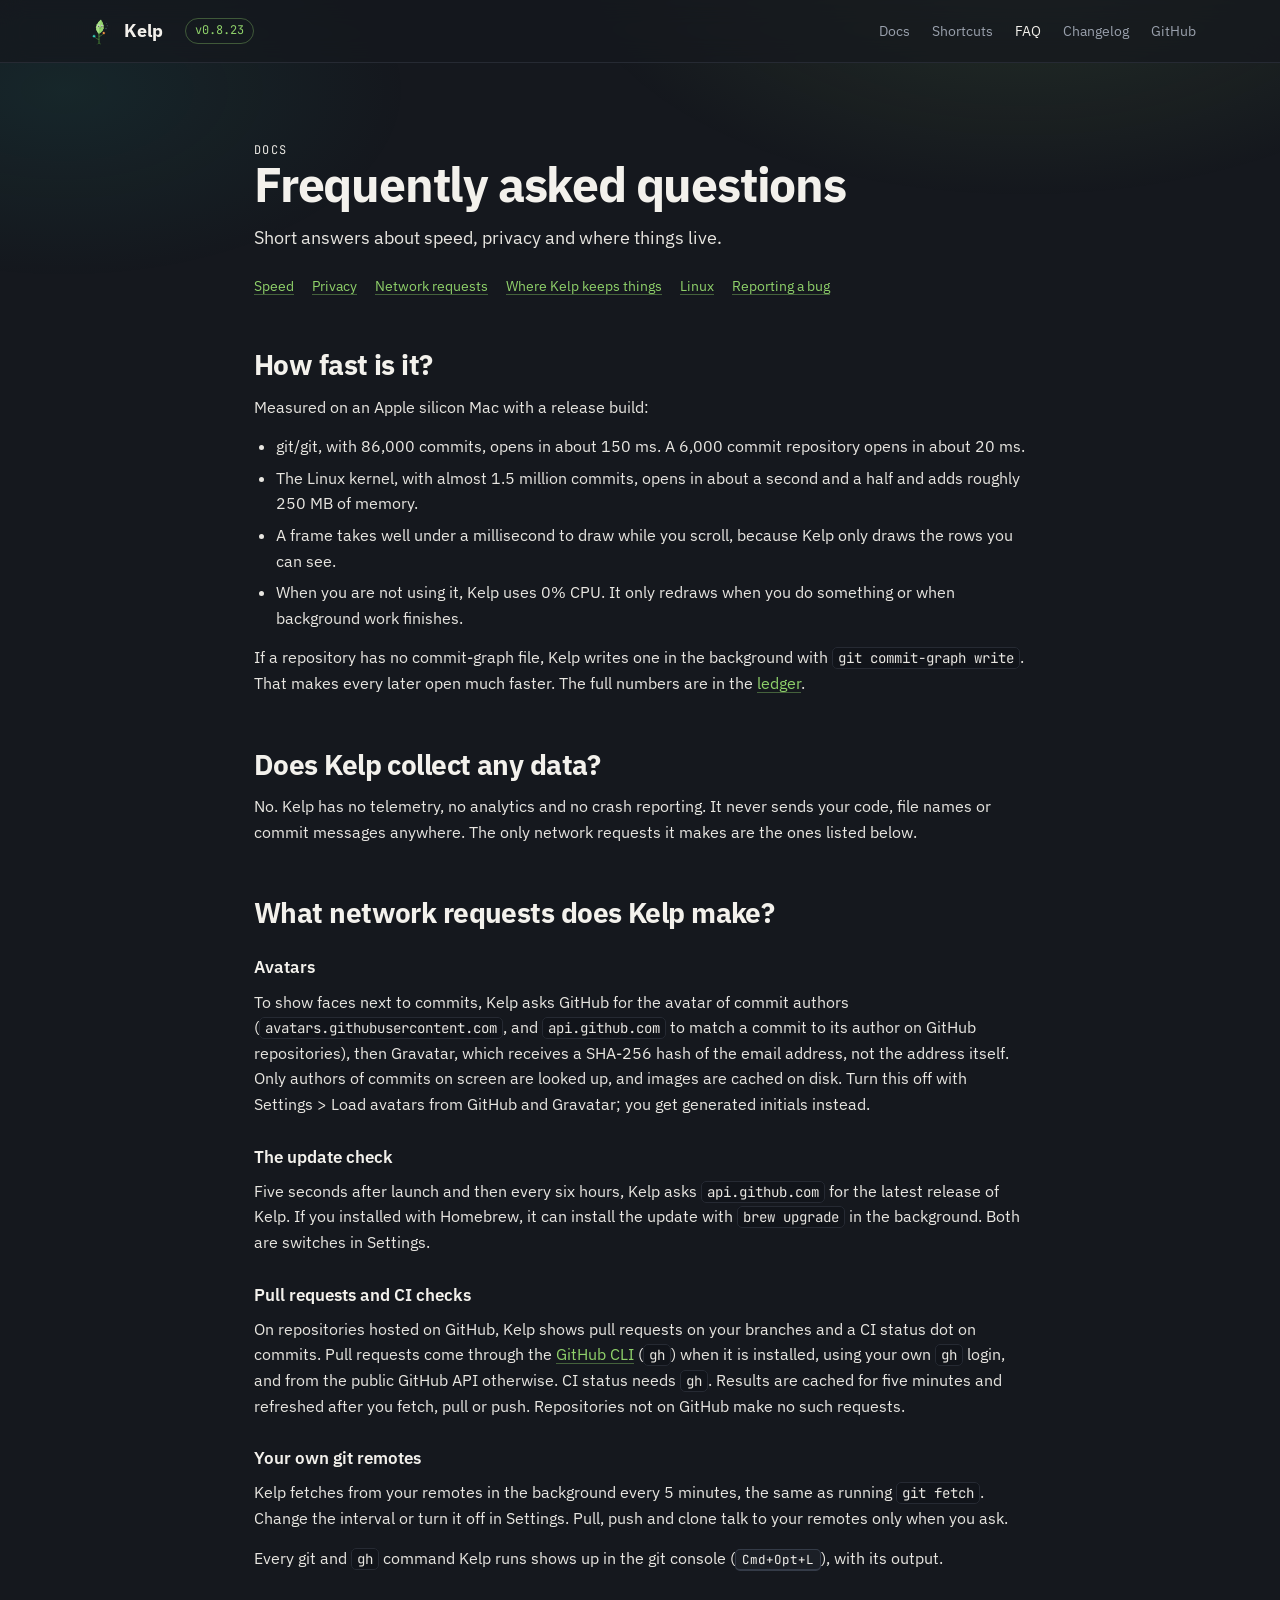
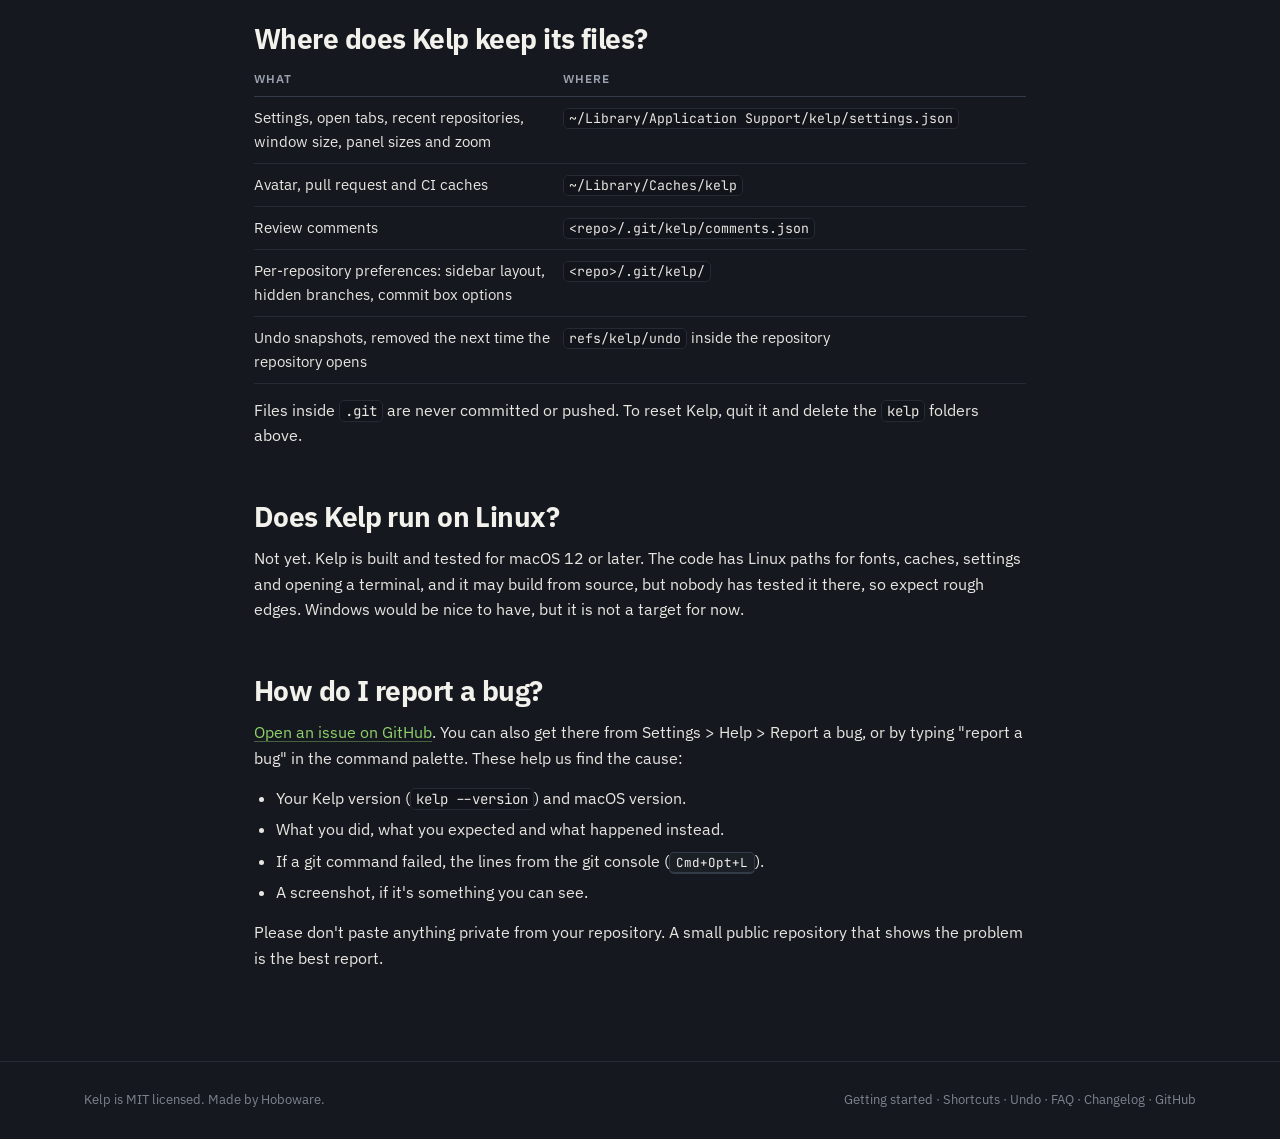
<file: site/docs/faq.html>
<!doctype html>
<html lang="en">
<head>
<meta charset="utf-8">
<meta name="viewport" content="width=device-width, initial-scale=1">
<title>FAQ - Kelp</title>
<meta name="description" content="Answers about Kelp's speed, privacy (no telemetry), every network request it makes, where it keeps its files, Linux support and how to report a bug.">
<link rel="canonical" href="https://kelp.hoboware.dev/docs/faq.html">
<meta name="theme-color" content="#15181e">
<link rel="icon" type="image/png" href="../favicon.png">
<link rel="apple-touch-icon" href="../apple-touch-icon.png">
<meta property="og:site_name" content="Kelp">
<meta property="og:title" content="FAQ - Kelp">
<meta property="og:description" content="Speed, privacy, network requests, where Kelp keeps its files, Linux and bug reports.">
<meta property="og:type" content="article">
<meta property="og:url" content="https://kelp.hoboware.dev/docs/faq.html">
<meta property="og:image" content="https://kelp.hoboware.dev/kelp-og.png">
<meta name="twitter:card" content="summary_large_image">
<link rel="preconnect" href="https://fonts.googleapis.com">
<link rel="preconnect" href="https://fonts.gstatic.com" crossorigin>
<link href="https://fonts.googleapis.com/css2?family=IBM+Plex+Sans:wght@400;500;600;700&family=JetBrains+Mono:wght@400;500&display=swap" rel="stylesheet">
<link rel="stylesheet" href="../style.css">
</head>
<body>

<nav><div class="wrap">
  <a class="brand" href="../index.html"><img src="../mascot.svg" alt="" width="30" height="30">Kelp</a>
  <span class="version">v0.8.23</span>
  <div class="navlinks">
    <a href="getting-started.html">Docs</a>
    <a href="shortcuts.html">Shortcuts</a>
    <a href="faq.html" aria-current="page">FAQ</a>
    <a href="../changelog.html">Changelog</a>
    <a class="gh" href="https://github.com/Hobo-Ware/kelp">GitHub</a>
  </div>
</div></nav>

<main class="doc"><div class="wrap">
  <p class="eyebrow">Docs</p>
  <h1>Frequently asked questions</h1>
  <p class="lede">Short answers about speed, privacy and where things live.</p>
  <div class="toc"><a href="#speed">Speed</a><a href="#privacy">Privacy</a><a href="#network">Network requests</a><a href="#data">Where Kelp keeps things</a><a href="#linux">Linux</a><a href="#bugs">Reporting a bug</a></div>

  <h2 id="speed">How fast is it?</h2>
  <p>Measured on an Apple silicon Mac with a release build:</p>
  <ul>
    <li>git/git, with 86,000 commits, opens in about 150 ms. A 6,000 commit repository opens in about 20 ms.</li>
    <li>The Linux kernel, with almost 1.5 million commits, opens in about a second and a half and adds roughly 250 MB of memory.</li>
    <li>A frame takes well under a millisecond to draw while you scroll, because Kelp only draws the rows you can see.</li>
    <li>When you are not using it, Kelp uses 0% CPU. It only redraws when you do something or when background work finishes.</li>
  </ul>
  <p>If a repository has no commit-graph file, Kelp writes one in the background with <code>git commit-graph write</code>. That makes every later open much faster. The full numbers are in the <a href="https://github.com/Hobo-Ware/kelp/blob/main/LEDGER.md">ledger</a>.</p>

  <h2 id="privacy">Does Kelp collect any data?</h2>
  <p>No. Kelp has no telemetry, no analytics and no crash reporting. It never sends your code, file names or commit messages anywhere. The only network requests it makes are the ones listed below.</p>

  <h2 id="network">What network requests does Kelp make?</h2>
  <dl>
    <dt>Avatars</dt>
    <dd><p>To show faces next to commits, Kelp asks GitHub for the avatar of commit authors (<code>avatars.githubusercontent.com</code>, and <code>api.github.com</code> to match a commit to its author on GitHub repositories), then Gravatar, which receives a SHA-256 hash of the email address, not the address itself. Only authors of commits on screen are looked up, and images are cached on disk. Turn this off with Settings &gt; Load avatars from GitHub and Gravatar; you get generated initials instead.</p></dd>
    <dt>The update check</dt>
    <dd><p>Five seconds after launch and then every six hours, Kelp asks <code>api.github.com</code> for the latest release of Kelp. If you installed with Homebrew, it can install the update with <code>brew upgrade</code> in the background. Both are switches in Settings.</p></dd>
    <dt>Pull requests and CI checks</dt>
    <dd><p>On repositories hosted on GitHub, Kelp shows pull requests on your branches and a CI status dot on commits. Pull requests come through the <a href="https://cli.github.com">GitHub CLI</a> (<code>gh</code>) when it is installed, using your own <code>gh</code> login, and from the public GitHub API otherwise. CI status needs <code>gh</code>. Results are cached for five minutes and refreshed after you fetch, pull or push. Repositories not on GitHub make no such requests.</p></dd>
    <dt>Your own git remotes</dt>
    <dd><p>Kelp fetches from your remotes in the background every 5 minutes, the same as running <code>git fetch</code>. Change the interval or turn it off in Settings. Pull, push and clone talk to your remotes only when you ask.</p></dd>
  </dl>
  <p>Every git and <code>gh</code> command Kelp runs shows up in the git console (<kbd>Cmd+Opt+L</kbd>), with its output.</p>

  <h2 id="data">Where does Kelp keep its files?</h2>
  <table>
    <thead><tr><th>What</th><th>Where</th></tr></thead>
    <tbody>
      <tr><td>Settings, open tabs, recent repositories, window size, panel sizes and zoom</td><td><code>~/Library/Application Support/kelp/settings.json</code></td></tr>
      <tr><td>Avatar, pull request and CI caches</td><td><code>~/Library/Caches/kelp</code></td></tr>
      <tr><td>Review comments</td><td><code>&lt;repo&gt;/.git/kelp/comments.json</code></td></tr>
      <tr><td>Per-repository preferences: sidebar layout, hidden branches, commit box options</td><td><code>&lt;repo&gt;/.git/kelp/</code></td></tr>
      <tr><td>Undo snapshots, removed the next time the repository opens</td><td><code>refs/kelp/undo</code> inside the repository</td></tr>
    </tbody>
  </table>
  <p>Files inside <code>.git</code> are never committed or pushed. To reset Kelp, quit it and delete the <code>kelp</code> folders above.</p>

  <h2 id="linux">Does Kelp run on Linux?</h2>
  <p>Not yet. Kelp is built and tested for macOS 12 or later. The code has Linux paths for fonts, caches, settings and opening a terminal, and it may build from source, but nobody has tested it there, so expect rough edges. Windows would be nice to have, but it is not a target for now.</p>

  <h2 id="bugs">How do I report a bug?</h2>
  <p><a href="https://github.com/Hobo-Ware/kelp/issues/new">Open an issue on GitHub</a>. You can also get there from Settings &gt; Help &gt; Report a bug, or by typing "report a bug" in the command palette. These help us find the cause:</p>
  <ul>
    <li>Your Kelp version (<code>kelp --version</code>) and macOS version.</li>
    <li>What you did, what you expected and what happened instead.</li>
    <li>If a git command failed, the lines from the git console (<kbd>Cmd+Opt+L</kbd>).</li>
    <li>A screenshot, if it's something you can see.</li>
  </ul>
  <p>Please don't paste anything private from your repository. A small public repository that shows the problem is the best report.</p>
</div></main>

<footer><div class="wrap">
  <span>Kelp is MIT licensed. Made by <a href="https://github.com/Hobo-Ware">Hoboware</a>.</span>
  <span><a href="getting-started.html">Getting started</a> · <a href="shortcuts.html">Shortcuts</a> · <a href="undo.html">Undo</a> · <a href="faq.html">FAQ</a> · <a href="../changelog.html">Changelog</a> · <a href="https://github.com/Hobo-Ware/kelp">GitHub</a></span>
</div></footer>
</body>
</html>
</file>
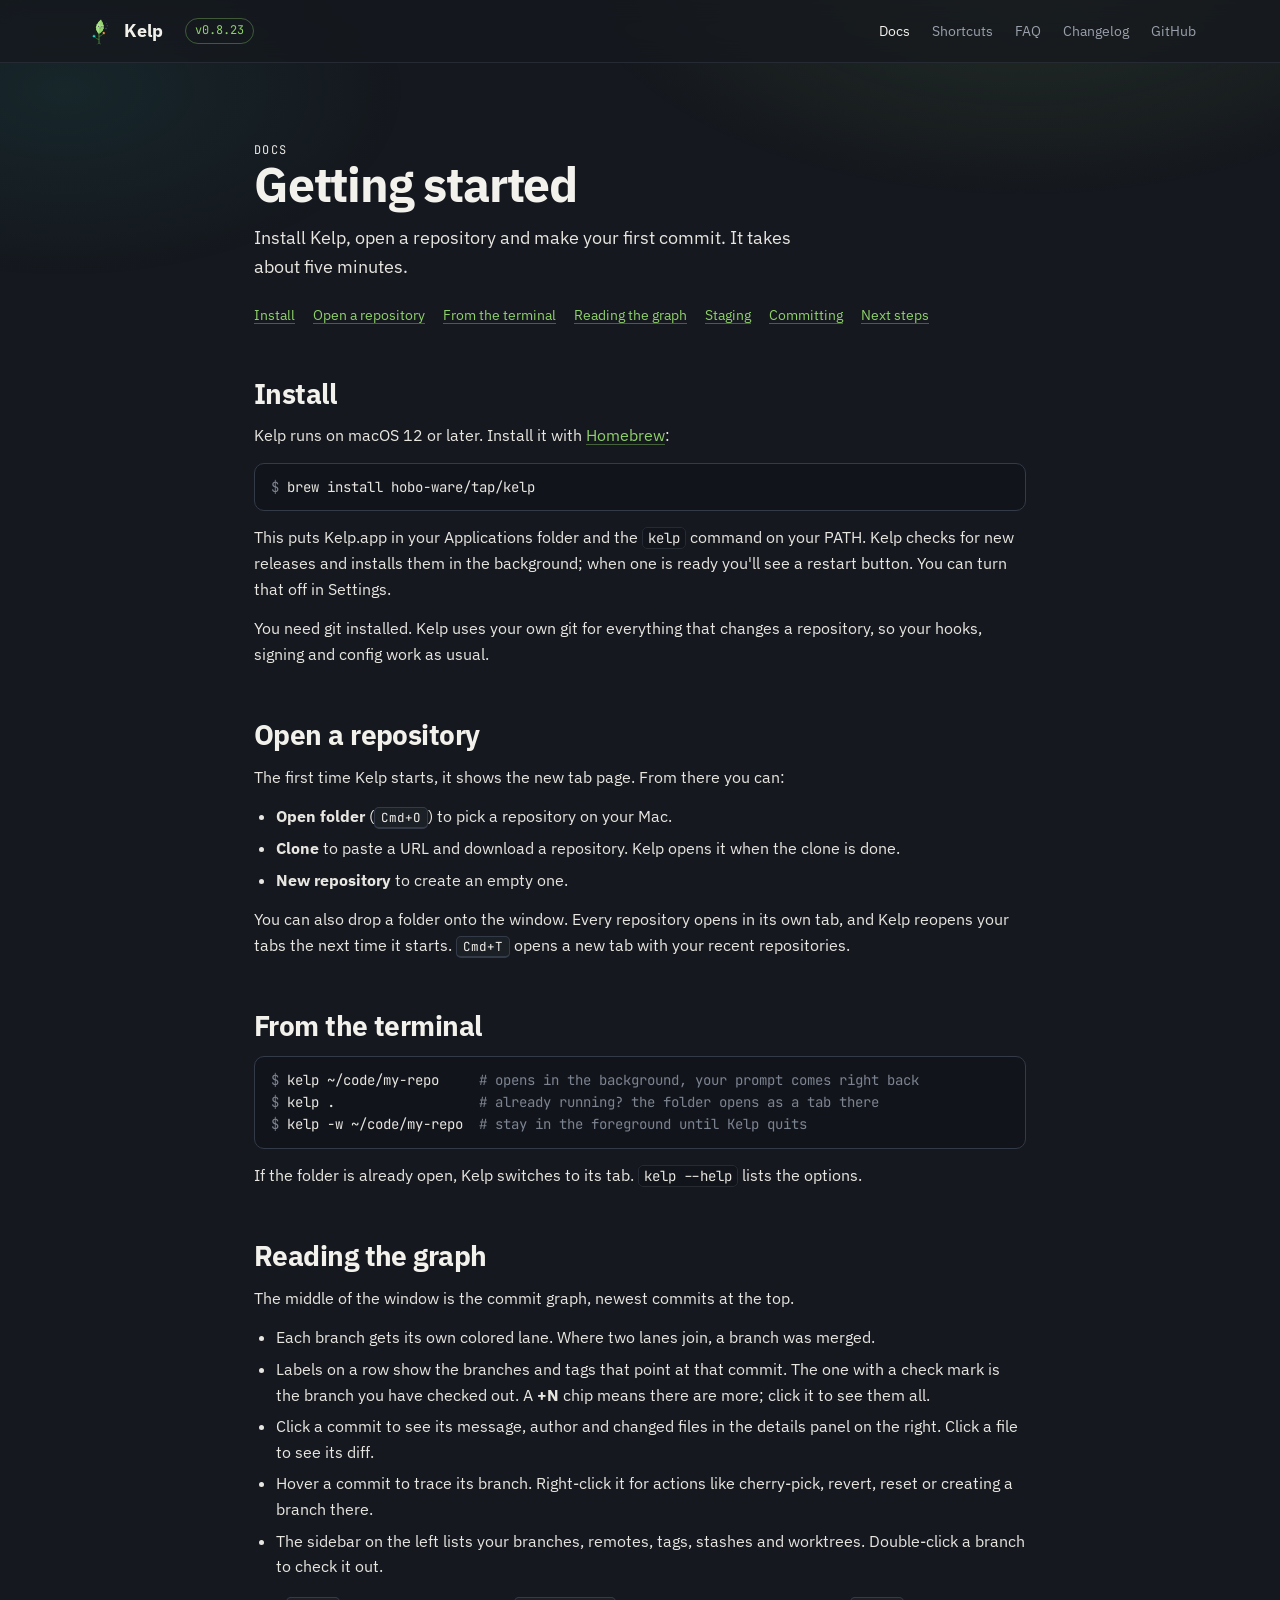
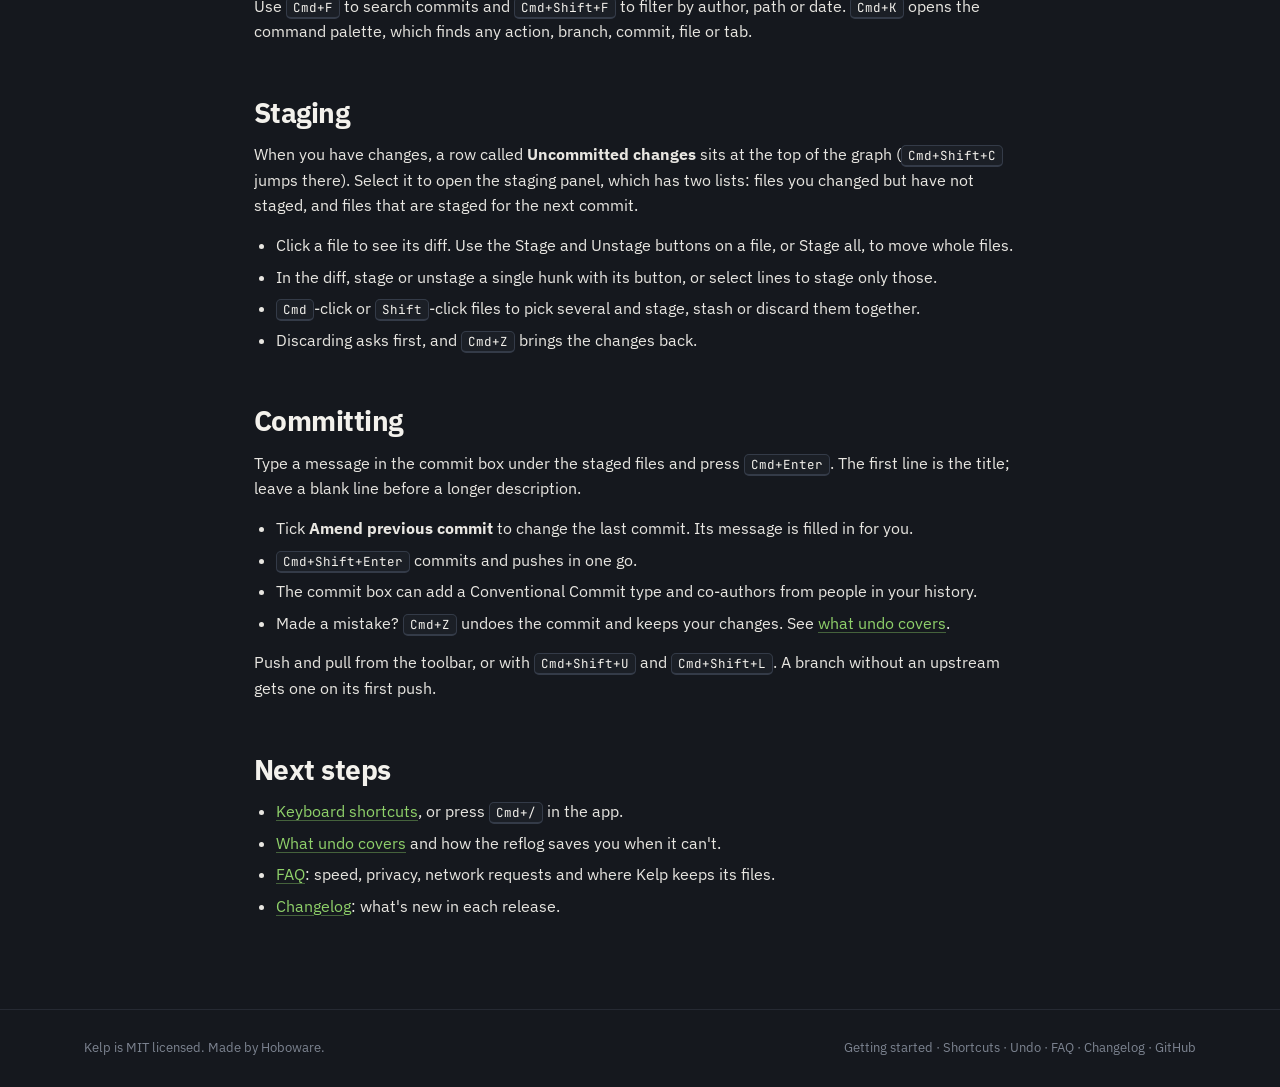
<file: site/docs/getting-started.html>
<!doctype html>
<html lang="en">
<head>
<meta charset="utf-8">
<meta name="viewport" content="width=device-width, initial-scale=1">
<title>Getting started - Kelp</title>
<meta name="description" content="Install Kelp with Homebrew, open a repository from the app or the terminal, read the commit graph, stage changes and make your first commit.">
<link rel="canonical" href="https://kelp.hoboware.dev/docs/getting-started.html">
<meta name="theme-color" content="#15181e">
<link rel="icon" type="image/png" href="../favicon.png">
<link rel="apple-touch-icon" href="../apple-touch-icon.png">
<meta property="og:site_name" content="Kelp">
<meta property="og:title" content="Getting started with Kelp">
<meta property="og:description" content="Install Kelp, open a repository, read the graph, stage and commit.">
<meta property="og:type" content="article">
<meta property="og:url" content="https://kelp.hoboware.dev/docs/getting-started.html">
<meta property="og:image" content="https://kelp.hoboware.dev/kelp-og.png">
<meta name="twitter:card" content="summary_large_image">
<link rel="preconnect" href="https://fonts.googleapis.com">
<link rel="preconnect" href="https://fonts.gstatic.com" crossorigin>
<link href="https://fonts.googleapis.com/css2?family=IBM+Plex+Sans:wght@400;500;600;700&family=JetBrains+Mono:wght@400;500&display=swap" rel="stylesheet">
<link rel="stylesheet" href="../style.css">
</head>
<body>

<nav><div class="wrap">
  <a class="brand" href="../index.html"><img src="../mascot.svg" alt="" width="30" height="30">Kelp</a>
  <span class="version">v0.8.23</span>
  <div class="navlinks">
    <a href="getting-started.html" aria-current="page">Docs</a>
    <a href="shortcuts.html">Shortcuts</a>
    <a href="faq.html">FAQ</a>
    <a href="../changelog.html">Changelog</a>
    <a class="gh" href="https://github.com/Hobo-Ware/kelp">GitHub</a>
  </div>
</div></nav>

<main class="doc"><div class="wrap">
  <p class="eyebrow">Docs</p>
  <h1>Getting started</h1>
  <p class="lede">Install Kelp, open a repository and make your first commit. It takes about five minutes.</p>
  <div class="toc"><a href="#install">Install</a><a href="#open">Open a repository</a><a href="#terminal">From the terminal</a><a href="#graph">Reading the graph</a><a href="#stage">Staging</a><a href="#commit">Committing</a><a href="#next">Next steps</a></div>

  <h2 id="install">Install</h2>
  <p>Kelp runs on macOS 12 or later. Install it with <a href="https://brew.sh">Homebrew</a>:</p>
  <pre><span class="p">$</span> brew install hobo-ware/tap/kelp</pre>
  <p>This puts Kelp.app in your Applications folder and the <code>kelp</code> command on your PATH. Kelp checks for new releases and installs them in the background; when one is ready you'll see a restart button. You can turn that off in Settings.</p>
  <p>You need git installed. Kelp uses your own git for everything that changes a repository, so your hooks, signing and config work as usual.</p>

  <h2 id="open">Open a repository</h2>
  <p>The first time Kelp starts, it shows the new tab page. From there you can:</p>
  <ul>
    <li><b>Open folder</b> (<kbd>Cmd+O</kbd>) to pick a repository on your Mac.</li>
    <li><b>Clone</b> to paste a URL and download a repository. Kelp opens it when the clone is done.</li>
    <li><b>New repository</b> to create an empty one.</li>
  </ul>
  <p>You can also drop a folder onto the window. Every repository opens in its own tab, and Kelp reopens your tabs the next time it starts. <kbd>Cmd+T</kbd> opens a new tab with your recent repositories.</p>

  <h2 id="terminal">From the terminal</h2>
  <pre><span class="p">$</span> kelp ~/code/my-repo     <span class="p"># opens in the background, your prompt comes right back</span>
<span class="p">$</span> kelp .                  <span class="p"># already running? the folder opens as a tab there</span>
<span class="p">$</span> kelp -w ~/code/my-repo  <span class="p"># stay in the foreground until Kelp quits</span></pre>
  <p>If the folder is already open, Kelp switches to its tab. <code>kelp --help</code> lists the options.</p>

  <h2 id="graph">Reading the graph</h2>
  <p>The middle of the window is the commit graph, newest commits at the top.</p>
  <ul>
    <li>Each branch gets its own colored lane. Where two lanes join, a branch was merged.</li>
    <li>Labels on a row show the branches and tags that point at that commit. The one with a check mark is the branch you have checked out. A <b>+N</b> chip means there are more; click it to see them all.</li>
    <li>Click a commit to see its message, author and changed files in the details panel on the right. Click a file to see its diff.</li>
    <li>Hover a commit to trace its branch. Right-click it for actions like cherry-pick, revert, reset or creating a branch there.</li>
    <li>The sidebar on the left lists your branches, remotes, tags, stashes and worktrees. Double-click a branch to check it out.</li>
  </ul>
  <p>Use <kbd>Cmd+F</kbd> to search commits and <kbd>Cmd+Shift+F</kbd> to filter by author, path or date. <kbd>Cmd+K</kbd> opens the command palette, which finds any action, branch, commit, file or tab.</p>

  <h2 id="stage">Staging</h2>
  <p>When you have changes, a row called <b>Uncommitted changes</b> sits at the top of the graph (<kbd>Cmd+Shift+C</kbd> jumps there). Select it to open the staging panel, which has two lists: files you changed but have not staged, and files that are staged for the next commit.</p>
  <ul>
    <li>Click a file to see its diff. Use the Stage and Unstage buttons on a file, or Stage all, to move whole files.</li>
    <li>In the diff, stage or unstage a single hunk with its button, or select lines to stage only those.</li>
    <li><kbd>Cmd</kbd>-click or <kbd>Shift</kbd>-click files to pick several and stage, stash or discard them together.</li>
    <li>Discarding asks first, and <kbd>Cmd+Z</kbd> brings the changes back.</li>
  </ul>

  <h2 id="commit">Committing</h2>
  <p>Type a message in the commit box under the staged files and press <kbd>Cmd+Enter</kbd>. The first line is the title; leave a blank line before a longer description.</p>
  <ul>
    <li>Tick <b>Amend previous commit</b> to change the last commit. Its message is filled in for you.</li>
    <li><kbd>Cmd+Shift+Enter</kbd> commits and pushes in one go.</li>
    <li>The commit box can add a Conventional Commit type and co-authors from people in your history.</li>
    <li>Made a mistake? <kbd>Cmd+Z</kbd> undoes the commit and keeps your changes. See <a href="undo.html">what undo covers</a>.</li>
  </ul>
  <p>Push and pull from the toolbar, or with <kbd>Cmd+Shift+U</kbd> and <kbd>Cmd+Shift+L</kbd>. A branch without an upstream gets one on its first push.</p>

  <h2 id="next">Next steps</h2>
  <ul>
    <li><a href="shortcuts.html">Keyboard shortcuts</a>, or press <kbd>Cmd+/</kbd> in the app.</li>
    <li><a href="undo.html">What undo covers</a> and how the reflog saves you when it can't.</li>
    <li><a href="faq.html">FAQ</a>: speed, privacy, network requests and where Kelp keeps its files.</li>
    <li><a href="../changelog.html">Changelog</a>: what's new in each release.</li>
  </ul>
</div></main>

<footer><div class="wrap">
  <span>Kelp is MIT licensed. Made by <a href="https://github.com/Hobo-Ware">Hoboware</a>.</span>
  <span><a href="getting-started.html">Getting started</a> · <a href="shortcuts.html">Shortcuts</a> · <a href="undo.html">Undo</a> · <a href="faq.html">FAQ</a> · <a href="../changelog.html">Changelog</a> · <a href="https://github.com/Hobo-Ware/kelp">GitHub</a></span>
</div></footer>
</body>
</html>
</file>
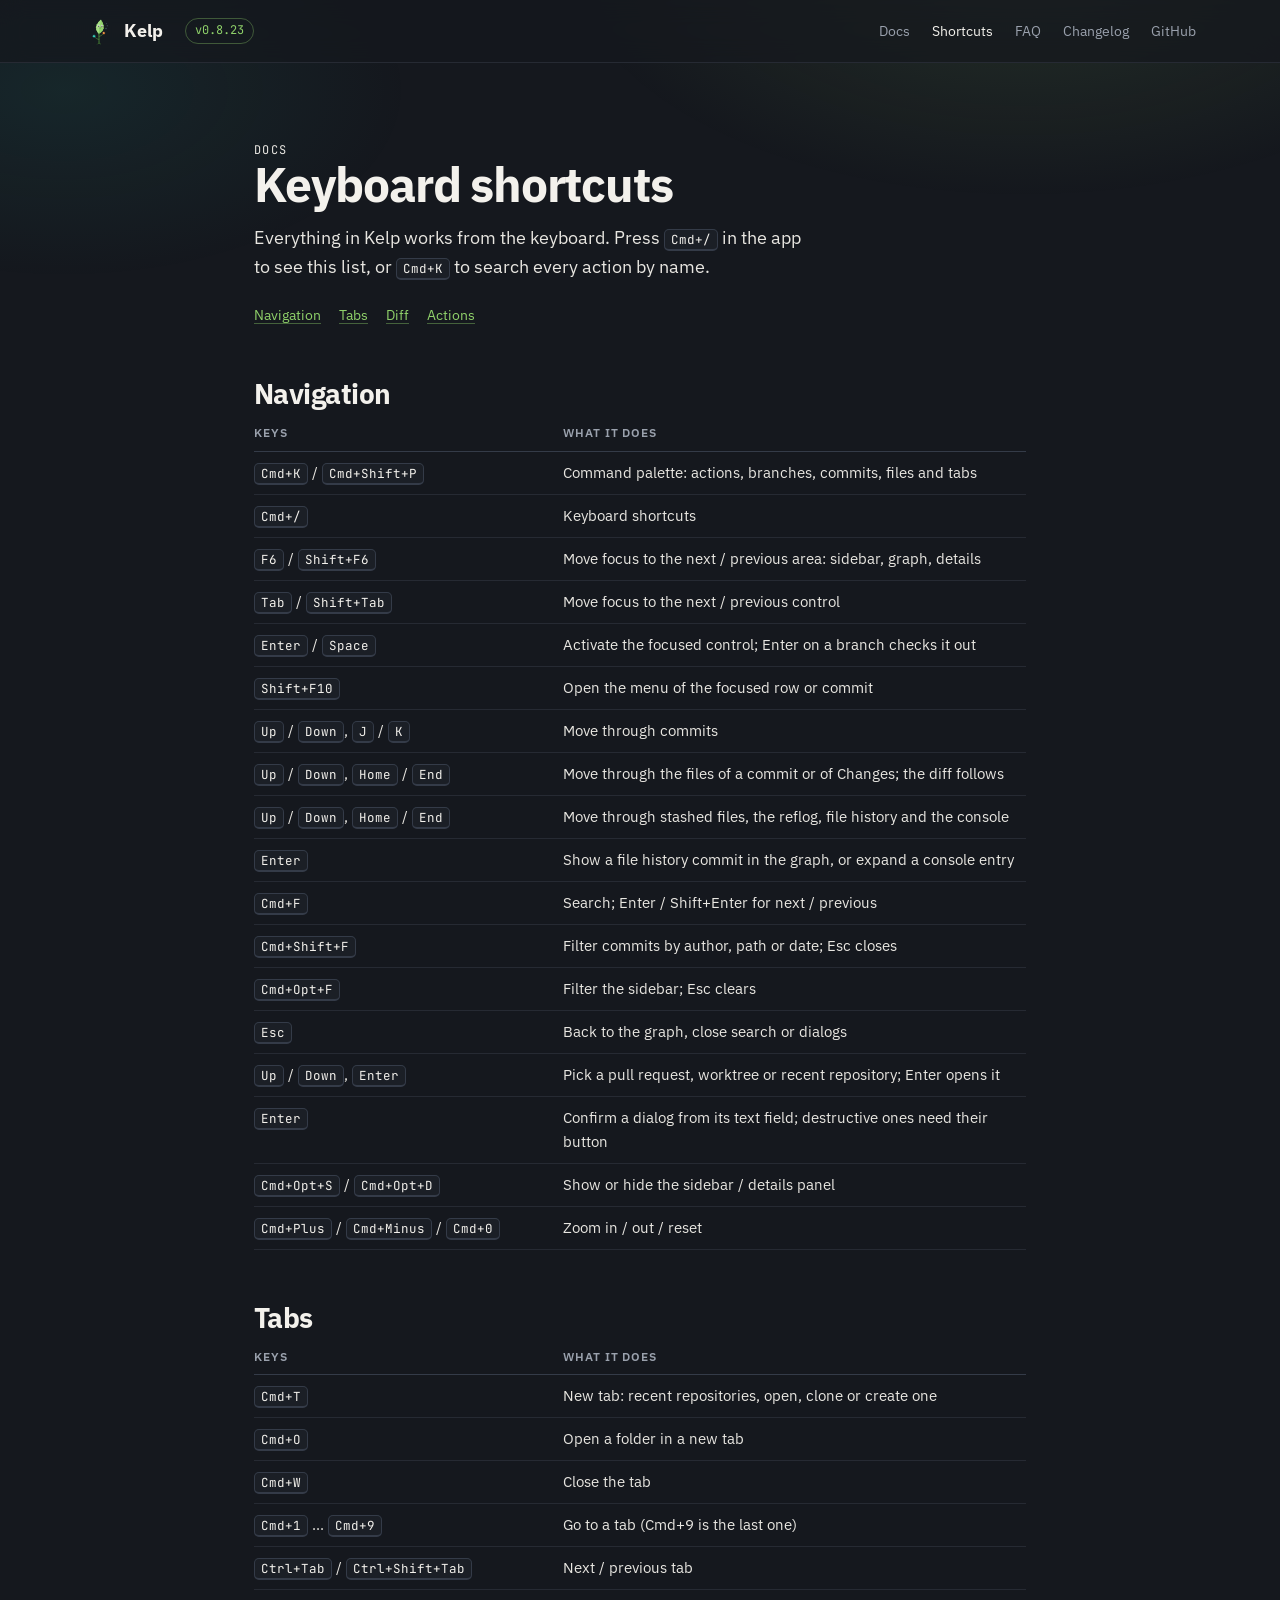
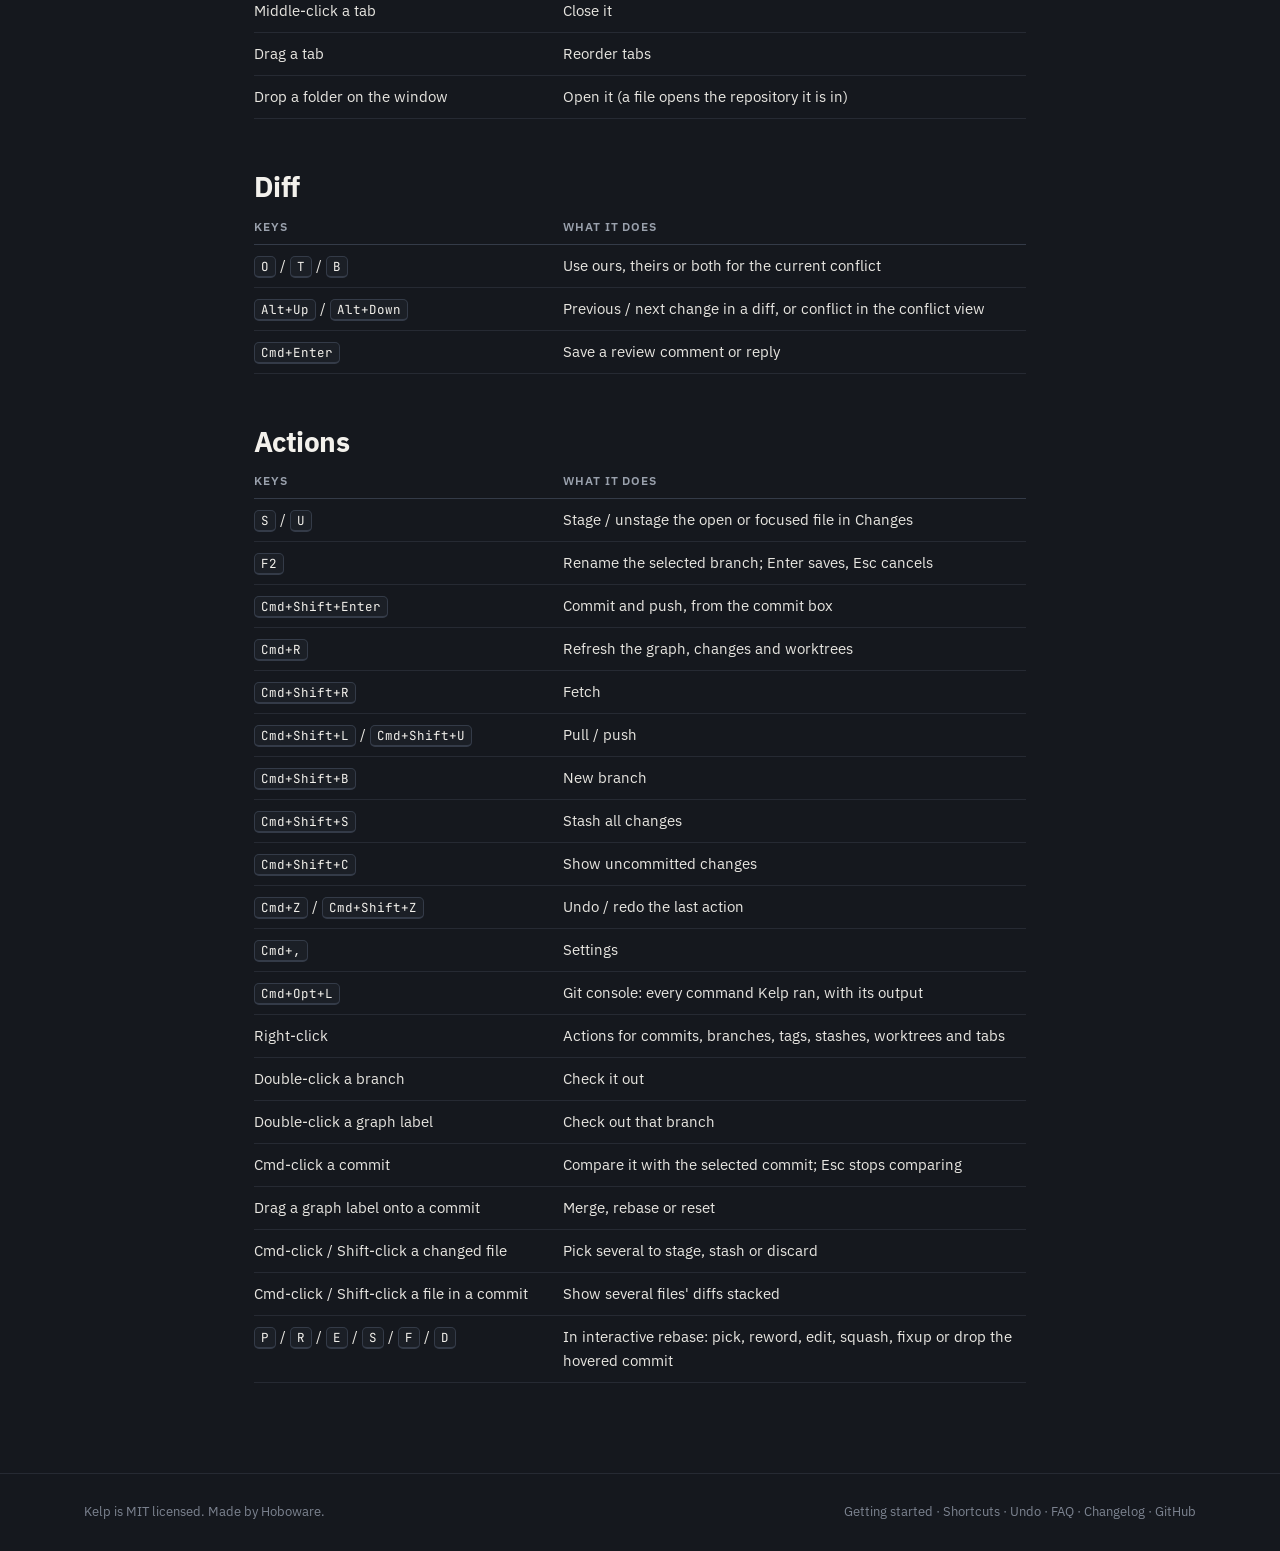
<file: site/docs/shortcuts.html>
<!doctype html>
<html lang="en">
<head>
<meta charset="utf-8">
<meta name="viewport" content="width=device-width, initial-scale=1">
<title>Keyboard shortcuts - Kelp</title>
<meta name="description" content="Every keyboard shortcut and mouse gesture in Kelp, the fast native git client for macOS: navigation, tabs, diffs, staging, committing and more.">
<link rel="canonical" href="https://kelp.hoboware.dev/docs/shortcuts.html">
<meta name="theme-color" content="#15181e">
<link rel="icon" type="image/png" href="../favicon.png">
<link rel="apple-touch-icon" href="../apple-touch-icon.png">
<meta property="og:site_name" content="Kelp">
<meta property="og:title" content="Keyboard shortcuts - Kelp">
<meta property="og:description" content="Every keyboard shortcut and mouse gesture in Kelp.">
<meta property="og:type" content="article">
<meta property="og:url" content="https://kelp.hoboware.dev/docs/shortcuts.html">
<meta property="og:image" content="https://kelp.hoboware.dev/kelp-og.png">
<meta name="twitter:card" content="summary_large_image">
<link rel="preconnect" href="https://fonts.googleapis.com">
<link rel="preconnect" href="https://fonts.gstatic.com" crossorigin>
<link href="https://fonts.googleapis.com/css2?family=IBM+Plex+Sans:wght@400;500;600;700&family=JetBrains+Mono:wght@400;500&display=swap" rel="stylesheet">
<link rel="stylesheet" href="../style.css">
</head>
<body>

<nav><div class="wrap">
  <a class="brand" href="../index.html"><img src="../mascot.svg" alt="" width="30" height="30">Kelp</a>
  <span class="version">v0.8.23</span>
  <div class="navlinks">
    <a href="getting-started.html">Docs</a>
    <a href="shortcuts.html" aria-current="page">Shortcuts</a>
    <a href="faq.html">FAQ</a>
    <a href="../changelog.html">Changelog</a>
    <a class="gh" href="https://github.com/Hobo-Ware/kelp">GitHub</a>
  </div>
</div></nav>

<main class="doc"><div class="wrap">
  <p class="eyebrow">Docs</p>
  <h1>Keyboard shortcuts</h1>
  <p class="lede">Everything in Kelp works from the keyboard. Press <kbd>Cmd+/</kbd> in the app to see this list, or <kbd>Cmd+K</kbd> to search every action by name.</p>
  <div class="toc"><a href="#navigation">Navigation</a><a href="#tabs">Tabs</a><a href="#diff">Diff</a><a href="#actions">Actions</a></div>
<div class="keys">
  <h2 id="navigation">Navigation</h2>
  <table>
    <thead><tr><th>Keys</th><th>What it does</th></tr></thead>
    <tbody>
      <tr><td><kbd>Cmd+K</kbd> / <kbd>Cmd+Shift+P</kbd></td><td>Command palette: actions, branches, commits, files and tabs</td></tr>
      <tr><td><kbd>Cmd+/</kbd></td><td>Keyboard shortcuts</td></tr>
      <tr><td><kbd>F6</kbd> / <kbd>Shift+F6</kbd></td><td>Move focus to the next / previous area: sidebar, graph, details</td></tr>
      <tr><td><kbd>Tab</kbd> / <kbd>Shift+Tab</kbd></td><td>Move focus to the next / previous control</td></tr>
      <tr><td><kbd>Enter</kbd> / <kbd>Space</kbd></td><td>Activate the focused control; Enter on a branch checks it out</td></tr>
      <tr><td><kbd>Shift+F10</kbd></td><td>Open the menu of the focused row or commit</td></tr>
      <tr><td><kbd>Up</kbd> / <kbd>Down</kbd>, <kbd>J</kbd> / <kbd>K</kbd></td><td>Move through commits</td></tr>
      <tr><td><kbd>Up</kbd> / <kbd>Down</kbd>, <kbd>Home</kbd> / <kbd>End</kbd></td><td>Move through the files of a commit or of Changes; the diff follows</td></tr>
      <tr><td><kbd>Up</kbd> / <kbd>Down</kbd>, <kbd>Home</kbd> / <kbd>End</kbd></td><td>Move through stashed files, the reflog, file history and the console</td></tr>
      <tr><td><kbd>Enter</kbd></td><td>Show a file history commit in the graph, or expand a console entry</td></tr>
      <tr><td><kbd>Cmd+F</kbd></td><td>Search; Enter / Shift+Enter for next / previous</td></tr>
      <tr><td><kbd>Cmd+Shift+F</kbd></td><td>Filter commits by author, path or date; Esc closes</td></tr>
      <tr><td><kbd>Cmd+Opt+F</kbd></td><td>Filter the sidebar; Esc clears</td></tr>
      <tr><td><kbd>Esc</kbd></td><td>Back to the graph, close search or dialogs</td></tr>
      <tr><td><kbd>Up</kbd> / <kbd>Down</kbd>, <kbd>Enter</kbd></td><td>Pick a pull request, worktree or recent repository; Enter opens it</td></tr>
      <tr><td><kbd>Enter</kbd></td><td>Confirm a dialog from its text field; destructive ones need their button</td></tr>
      <tr><td><kbd>Cmd+Opt+S</kbd> / <kbd>Cmd+Opt+D</kbd></td><td>Show or hide the sidebar / details panel</td></tr>
      <tr><td><kbd>Cmd+Plus</kbd> / <kbd>Cmd+Minus</kbd> / <kbd>Cmd+0</kbd></td><td>Zoom in / out / reset</td></tr>
    </tbody>
  </table>
  <h2 id="tabs">Tabs</h2>
  <table>
    <thead><tr><th>Keys</th><th>What it does</th></tr></thead>
    <tbody>
      <tr><td><kbd>Cmd+T</kbd></td><td>New tab: recent repositories, open, clone or create one</td></tr>
      <tr><td><kbd>Cmd+O</kbd></td><td>Open a folder in a new tab</td></tr>
      <tr><td><kbd>Cmd+W</kbd></td><td>Close the tab</td></tr>
      <tr><td><kbd>Cmd+1</kbd> ... <kbd>Cmd+9</kbd></td><td>Go to a tab (Cmd+9 is the last one)</td></tr>
      <tr><td><kbd>Ctrl+Tab</kbd> / <kbd>Ctrl+Shift+Tab</kbd></td><td>Next / previous tab</td></tr>
      <tr><td>Middle-click a tab</td><td>Close it</td></tr>
      <tr><td>Drag a tab</td><td>Reorder tabs</td></tr>
      <tr><td>Drop a folder on the window</td><td>Open it (a file opens the repository it is in)</td></tr>
    </tbody>
  </table>
  <h2 id="diff">Diff</h2>
  <table>
    <thead><tr><th>Keys</th><th>What it does</th></tr></thead>
    <tbody>
      <tr><td><kbd>O</kbd> / <kbd>T</kbd> / <kbd>B</kbd></td><td>Use ours, theirs or both for the current conflict</td></tr>
      <tr><td><kbd>Alt+Up</kbd> / <kbd>Alt+Down</kbd></td><td>Previous / next change in a diff, or conflict in the conflict view</td></tr>
      <tr><td><kbd>Cmd+Enter</kbd></td><td>Save a review comment or reply</td></tr>
    </tbody>
  </table>
  <h2 id="actions">Actions</h2>
  <table>
    <thead><tr><th>Keys</th><th>What it does</th></tr></thead>
    <tbody>
      <tr><td><kbd>S</kbd> / <kbd>U</kbd></td><td>Stage / unstage the open or focused file in Changes</td></tr>
      <tr><td><kbd>F2</kbd></td><td>Rename the selected branch; Enter saves, Esc cancels</td></tr>
      <tr><td><kbd>Cmd+Shift+Enter</kbd></td><td>Commit and push, from the commit box</td></tr>
      <tr><td><kbd>Cmd+R</kbd></td><td>Refresh the graph, changes and worktrees</td></tr>
      <tr><td><kbd>Cmd+Shift+R</kbd></td><td>Fetch</td></tr>
      <tr><td><kbd>Cmd+Shift+L</kbd> / <kbd>Cmd+Shift+U</kbd></td><td>Pull / push</td></tr>
      <tr><td><kbd>Cmd+Shift+B</kbd></td><td>New branch</td></tr>
      <tr><td><kbd>Cmd+Shift+S</kbd></td><td>Stash all changes</td></tr>
      <tr><td><kbd>Cmd+Shift+C</kbd></td><td>Show uncommitted changes</td></tr>
      <tr><td><kbd>Cmd+Z</kbd> / <kbd>Cmd+Shift+Z</kbd></td><td>Undo / redo the last action</td></tr>
      <tr><td><kbd>Cmd+,</kbd></td><td>Settings</td></tr>
      <tr><td><kbd>Cmd+Opt+L</kbd></td><td>Git console: every command Kelp ran, with its output</td></tr>
      <tr><td>Right-click</td><td>Actions for commits, branches, tags, stashes, worktrees and tabs</td></tr>
      <tr><td>Double-click a branch</td><td>Check it out</td></tr>
      <tr><td>Double-click a graph label</td><td>Check out that branch</td></tr>
      <tr><td>Cmd-click a commit</td><td>Compare it with the selected commit; Esc stops comparing</td></tr>
      <tr><td>Drag a graph label onto a commit</td><td>Merge, rebase or reset</td></tr>
      <tr><td>Cmd-click / Shift-click a changed file</td><td>Pick several to stage, stash or discard</td></tr>
      <tr><td>Cmd-click / Shift-click a file in a commit</td><td>Show several files' diffs stacked</td></tr>
      <tr><td><kbd>P</kbd> / <kbd>R</kbd> / <kbd>E</kbd> / <kbd>S</kbd> / <kbd>F</kbd> / <kbd>D</kbd></td><td>In interactive rebase: pick, reword, edit, squash, fixup or drop the hovered commit</td></tr>
    </tbody>
  </table>
</div>
</div></main>

<footer><div class="wrap">
  <span>Kelp is MIT licensed. Made by <a href="https://github.com/Hobo-Ware">Hoboware</a>.</span>
  <span><a href="getting-started.html">Getting started</a> · <a href="shortcuts.html">Shortcuts</a> · <a href="undo.html">Undo</a> · <a href="faq.html">FAQ</a> · <a href="../changelog.html">Changelog</a> · <a href="https://github.com/Hobo-Ware/kelp">GitHub</a></span>
</div></footer>
</body>
</html>
</file>
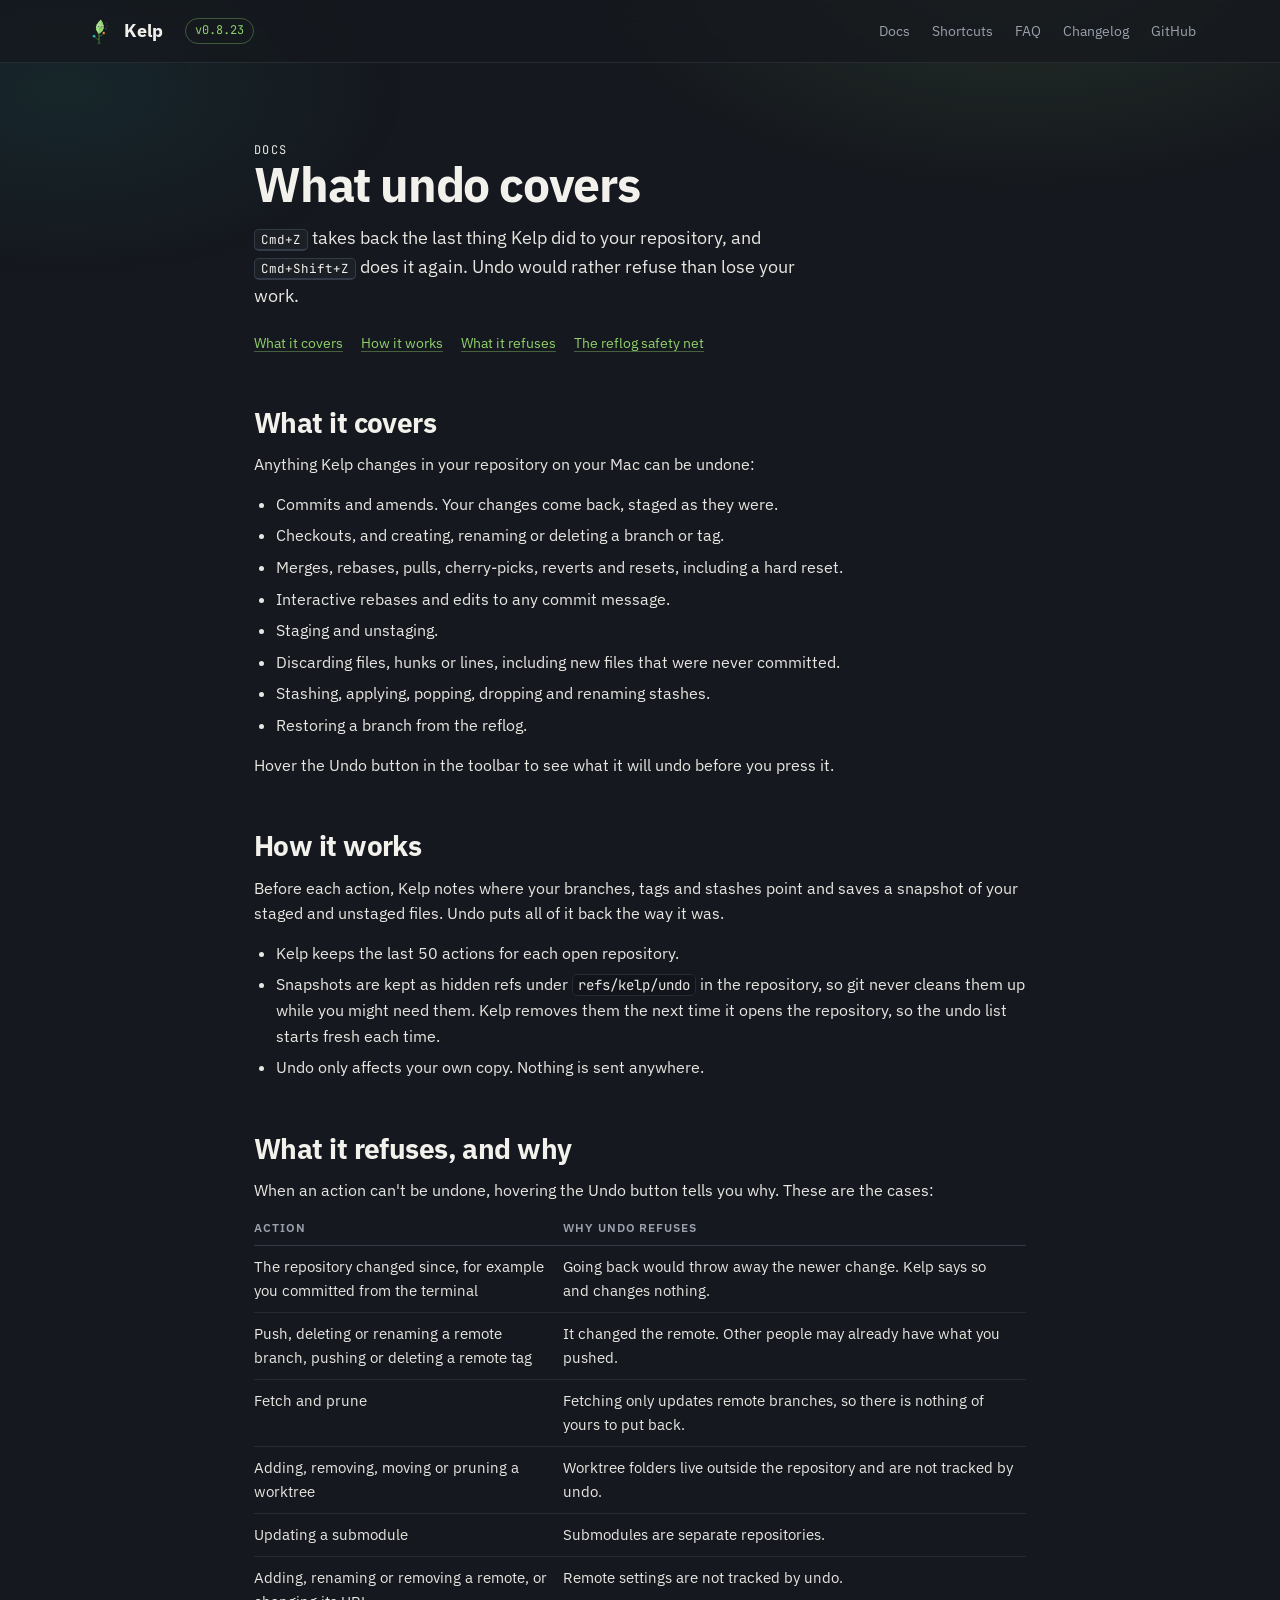
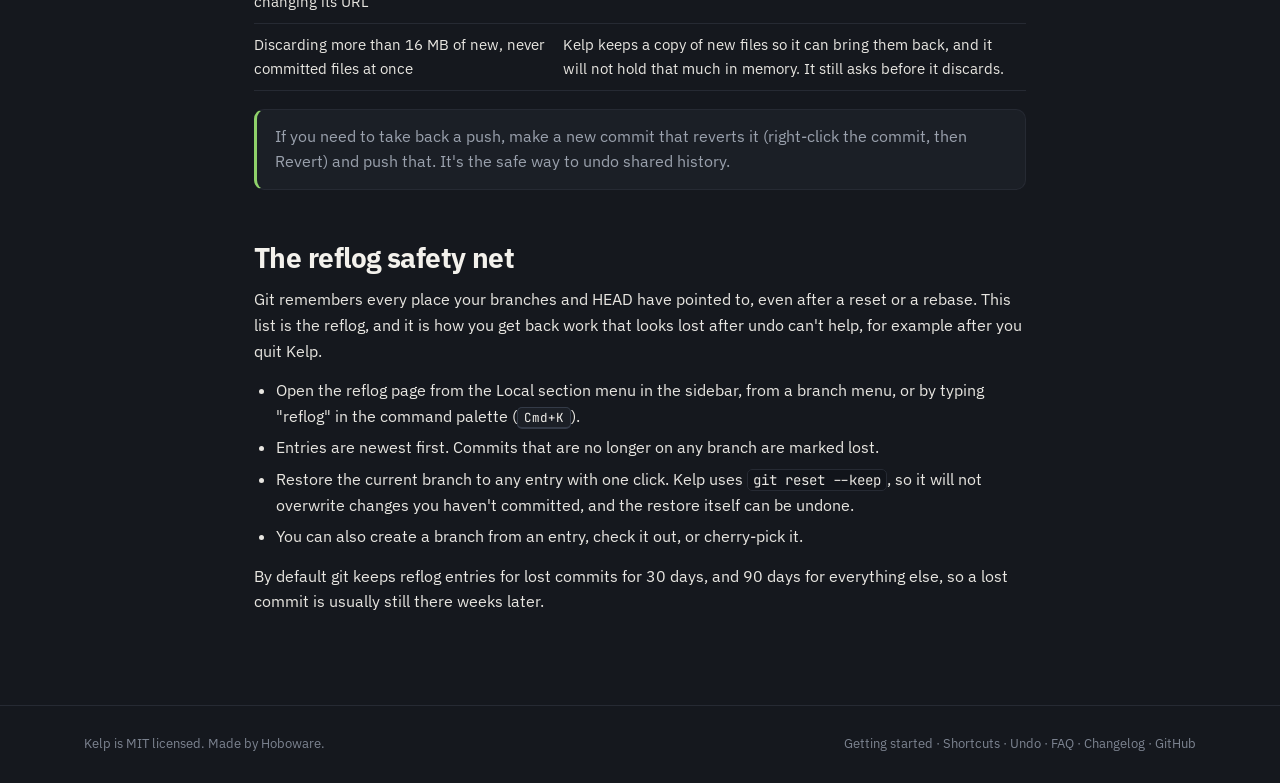
<file: site/docs/undo.html>
<!doctype html>
<html lang="en">
<head>
<meta charset="utf-8">
<meta name="viewport" content="width=device-width, initial-scale=1">
<title>What undo covers - Kelp</title>
<meta name="description" content="Cmd+Z in Kelp undoes commits, checkouts, resets, merges, rebases, discards and more. Here is what it covers, what it refuses and why, and how the reflog finds anything that still looks lost.">
<link rel="canonical" href="https://kelp.hoboware.dev/docs/undo.html">
<meta name="theme-color" content="#15181e">
<link rel="icon" type="image/png" href="../favicon.png">
<link rel="apple-touch-icon" href="../apple-touch-icon.png">
<meta property="og:site_name" content="Kelp">
<meta property="og:title" content="What undo covers - Kelp">
<meta property="og:description" content="What Cmd+Z undoes in Kelp, what it refuses, and the reflog safety net.">
<meta property="og:type" content="article">
<meta property="og:url" content="https://kelp.hoboware.dev/docs/undo.html">
<meta property="og:image" content="https://kelp.hoboware.dev/kelp-og.png">
<meta name="twitter:card" content="summary_large_image">
<link rel="preconnect" href="https://fonts.googleapis.com">
<link rel="preconnect" href="https://fonts.gstatic.com" crossorigin>
<link href="https://fonts.googleapis.com/css2?family=IBM+Plex+Sans:wght@400;500;600;700&family=JetBrains+Mono:wght@400;500&display=swap" rel="stylesheet">
<link rel="stylesheet" href="../style.css">
</head>
<body>

<nav><div class="wrap">
  <a class="brand" href="../index.html"><img src="../mascot.svg" alt="" width="30" height="30">Kelp</a>
  <span class="version">v0.8.23</span>
  <div class="navlinks">
    <a href="getting-started.html">Docs</a>
    <a href="shortcuts.html">Shortcuts</a>
    <a href="faq.html">FAQ</a>
    <a href="../changelog.html">Changelog</a>
    <a class="gh" href="https://github.com/Hobo-Ware/kelp">GitHub</a>
  </div>
</div></nav>

<main class="doc"><div class="wrap">
  <p class="eyebrow">Docs</p>
  <h1>What undo covers</h1>
  <p class="lede"><kbd>Cmd+Z</kbd> takes back the last thing Kelp did to your repository, and <kbd>Cmd+Shift+Z</kbd> does it again. Undo would rather refuse than lose your work.</p>
  <div class="toc"><a href="#covers">What it covers</a><a href="#how">How it works</a><a href="#refuses">What it refuses</a><a href="#reflog">The reflog safety net</a></div>

  <h2 id="covers">What it covers</h2>
  <p>Anything Kelp changes in your repository on your Mac can be undone:</p>
  <ul>
    <li>Commits and amends. Your changes come back, staged as they were.</li>
    <li>Checkouts, and creating, renaming or deleting a branch or tag.</li>
    <li>Merges, rebases, pulls, cherry-picks, reverts and resets, including a hard reset.</li>
    <li>Interactive rebases and edits to any commit message.</li>
    <li>Staging and unstaging.</li>
    <li>Discarding files, hunks or lines, including new files that were never committed.</li>
    <li>Stashing, applying, popping, dropping and renaming stashes.</li>
    <li>Restoring a branch from the reflog.</li>
  </ul>
  <p>Hover the Undo button in the toolbar to see what it will undo before you press it.</p>

  <h2 id="how">How it works</h2>
  <p>Before each action, Kelp notes where your branches, tags and stashes point and saves a snapshot of your staged and unstaged files. Undo puts all of it back the way it was.</p>
  <ul>
    <li>Kelp keeps the last 50 actions for each open repository.</li>
    <li>Snapshots are kept as hidden refs under <code>refs/kelp/undo</code> in the repository, so git never cleans them up while you might need them. Kelp removes them the next time it opens the repository, so the undo list starts fresh each time.</li>
    <li>Undo only affects your own copy. Nothing is sent anywhere.</li>
  </ul>

  <h2 id="refuses">What it refuses, and why</h2>
  <p>When an action can't be undone, hovering the Undo button tells you why. These are the cases:</p>
  <table>
    <thead><tr><th>Action</th><th>Why undo refuses</th></tr></thead>
    <tbody>
      <tr><td>The repository changed since, for example you committed from the terminal</td><td>Going back would throw away the newer change. Kelp says so and changes nothing.</td></tr>
      <tr><td>Push, deleting or renaming a remote branch, pushing or deleting a remote tag</td><td>It changed the remote. Other people may already have what you pushed.</td></tr>
      <tr><td>Fetch and prune</td><td>Fetching only updates remote branches, so there is nothing of yours to put back.</td></tr>
      <tr><td>Adding, removing, moving or pruning a worktree</td><td>Worktree folders live outside the repository and are not tracked by undo.</td></tr>
      <tr><td>Updating a submodule</td><td>Submodules are separate repositories.</td></tr>
      <tr><td>Adding, renaming or removing a remote, or changing its URL</td><td>Remote settings are not tracked by undo.</td></tr>
      <tr><td>Discarding more than 16 MB of new, never committed files at once</td><td>Kelp keeps a copy of new files so it can bring them back, and it will not hold that much in memory. It still asks before it discards.</td></tr>
    </tbody>
  </table>
  <div class="callout">If you need to take back a push, make a new commit that reverts it (right-click the commit, then Revert) and push that. It's the safe way to undo shared history.</div>

  <h2 id="reflog">The reflog safety net</h2>
  <p>Git remembers every place your branches and HEAD have pointed to, even after a reset or a rebase. This list is the reflog, and it is how you get back work that looks lost after undo can't help, for example after you quit Kelp.</p>
  <ul>
    <li>Open the reflog page from the Local section menu in the sidebar, from a branch menu, or by typing "reflog" in the command palette (<kbd>Cmd+K</kbd>).</li>
    <li>Entries are newest first. Commits that are no longer on any branch are marked lost.</li>
    <li>Restore the current branch to any entry with one click. Kelp uses <code>git reset --keep</code>, so it will not overwrite changes you haven't committed, and the restore itself can be undone.</li>
    <li>You can also create a branch from an entry, check it out, or cherry-pick it.</li>
  </ul>
  <p>By default git keeps reflog entries for lost commits for 30 days, and 90 days for everything else, so a lost commit is usually still there weeks later.</p>
</div></main>

<footer><div class="wrap">
  <span>Kelp is MIT licensed. Made by <a href="https://github.com/Hobo-Ware">Hoboware</a>.</span>
  <span><a href="getting-started.html">Getting started</a> · <a href="shortcuts.html">Shortcuts</a> · <a href="undo.html">Undo</a> · <a href="faq.html">FAQ</a> · <a href="../changelog.html">Changelog</a> · <a href="https://github.com/Hobo-Ware/kelp">GitHub</a></span>
</div></footer>
</body>
</html>
</file>
<file: site/style.css>
:root{
  --bg:#15181e; --bg2:#1a1d24; --panel:#1b1f26; --line:#262a33; --line2:#343b48;
  --fg:#e8e6e1; --strong:#f3f1ec; --muted:#9aa1ad; --dim:#7d8491;
  --kelp:#8fd16a; --kelp2:#a4df83; --teal:#2dd4bf; --orange:#fb923c; --violet:#c084fc; --blue:#60a5fa; --pink:#f472b6;
  --sans:"IBM Plex Sans",-apple-system,BlinkMacSystemFont,"Segoe UI",Helvetica,Arial,sans-serif;
  --mono:"JetBrains Mono",ui-monospace,"SF Mono",Menlo,monospace;
}
*{box-sizing:border-box;margin:0;padding:0}
html{scroll-behavior:smooth}
body{background:var(--bg);color:var(--fg);font-family:var(--sans);line-height:1.6;-webkit-font-smoothing:antialiased;overflow-x:hidden}
body::before{content:"";position:fixed;inset:0;z-index:-1;pointer-events:none;
  background:radial-gradient(60vw 45vh at 80% -5%,rgba(143,209,106,.13),transparent 60%),
             radial-gradient(45vw 35vh at 5% 10%,rgba(45,212,191,.08),transparent 60%)}
a{color:inherit;text-decoration:none}
img{display:block;max-width:100%;height:auto}
.wrap{max-width:1160px;margin:0 auto;padding:0 24px}
@media(max-width:520px){.wrap{padding:0 16px}.install{font-size:13px}}
.mono{font-family:var(--mono)}
.kelp{color:var(--kelp)}

nav{position:sticky;top:0;z-index:10;backdrop-filter:blur(12px);-webkit-backdrop-filter:blur(12px);background:rgba(21,24,30,.72);border-bottom:1px solid var(--line)}
nav .wrap{display:flex;align-items:center;gap:22px;height:62px}
.brand{display:flex;align-items:center;gap:10px;font-weight:700;font-size:18px;color:var(--strong)}
.brand img{width:30px;height:30px}
.version{font-family:var(--mono);font-size:12px;color:var(--kelp);border:1px solid rgba(143,209,106,.35);border-radius:99px;padding:2px 9px}
.navlinks{margin-left:auto;display:flex;gap:22px;font-size:14px;color:var(--muted)}
.navlinks a:hover{color:var(--strong)}
@media(max-width:640px){.navlinks a:not(.gh){display:none}}

.hero{padding:84px 0 40px}
.hero .wrap{display:grid;grid-template-columns:1.15fr .85fr;gap:40px;align-items:center}
@media(max-width:860px){.hero .wrap{grid-template-columns:1fr}.hero .art{order:-1;max-width:260px;margin:0 auto}}
.pill{display:inline-flex;align-items:center;gap:10px;font-size:13px;color:var(--muted);border:1px solid var(--line2);background:rgba(27,31,38,.7);border-radius:99px;padding:5px 14px 5px 5px;margin-bottom:26px}
.pill b{font-size:11px;letter-spacing:.06em;text-transform:uppercase;color:#10131a;background:var(--kelp);padding:3px 9px;border-radius:99px}
h1{font-size:clamp(40px,6vw,68px);line-height:1.04;letter-spacing:-.025em;font-weight:700;color:var(--strong)}
h1 .kelp{background:linear-gradient(100deg,var(--kelp2),var(--teal));-webkit-background-clip:text;background-clip:text;color:transparent}
.lede{margin-top:20px;font-size:19px;color:var(--muted);max-width:560px}
.install{margin-top:30px;display:flex;align-items:center;gap:12px;background:#11141a;border:1px solid var(--line2);border-radius:10px;padding:12px 12px 12px 18px;max-width:520px;font-family:var(--mono);font-size:15px}
.install .p{color:var(--dim)}
.install .txt{flex:1;min-width:0;white-space:nowrap;overflow:auto}
.hero .wrap>*,.row>*,.grid>*,.steps>*,.stats>*{min-width:0}
.copy{font-family:var(--sans);font-size:13px;font-weight:600;color:#10131a;background:var(--kelp);border:0;border-radius:7px;padding:8px 14px;cursor:pointer}
.copy:hover{background:var(--kelp2)}
.ctas{margin-top:18px;display:flex;gap:18px;font-size:14px;color:var(--muted)}
.ctas a:hover{color:var(--strong)}

.mascot{width:100%;height:auto;overflow:visible}
.m-blade{transform-box:view-box;transform-origin:256px 300px;animation:sway 5.5s ease-in-out infinite}
.m-stem{transform-box:view-box;transform-origin:256px 470px;animation:sway-soft 5.5s ease-in-out infinite}
.m-bulb-a{animation:bob 3.2s ease-in-out infinite}
.m-bulb-b{animation:bob 3.6s ease-in-out -1.4s infinite}
.m-bubbles circle{animation:rise 4.8s ease-in infinite}
.m-bubbles circle:nth-child(2){animation-delay:-1.6s}
.m-bubbles circle:nth-child(3){animation-delay:-3.2s}
@keyframes sway{0%,100%{transform:rotate(-3.5deg)}50%{transform:rotate(3.5deg)}}
@keyframes sway-soft{0%,100%{transform:rotate(-1.2deg)}50%{transform:rotate(1.2deg)}}
@keyframes bob{0%,100%{transform:translateY(-4px)}50%{transform:translateY(5px)}}
@keyframes rise{0%{transform:translateY(40px);opacity:0}15%{opacity:.9}100%{transform:translateY(-120px);opacity:0}}
@media (prefers-reduced-motion:reduce){.mascot *{animation:none!important}}

.window{margin:34px auto 0;border:1px solid var(--line2);border-radius:14px;overflow:hidden;background:var(--panel);box-shadow:0 40px 120px rgba(0,0,0,.55),0 0 0 1px rgba(255,255,255,.02)}

section{padding:96px 0 0}
.eyebrow{font-family:var(--mono);font-size:12px;letter-spacing:.12em;color:var(--kelp);text-transform:uppercase}
h2{margin-top:10px;font-size:clamp(28px,4vw,42px);line-height:1.12;letter-spacing:-.02em;color:var(--strong);font-weight:700}
.sub{margin-top:12px;font-size:17px;color:var(--muted);max-width:640px}

.grid{margin-top:40px;display:grid;grid-template-columns:repeat(3,minmax(0,1fr));gap:16px}
@media(max-width:980px){.grid{grid-template-columns:repeat(2,minmax(0,1fr))}}
@media(max-width:560px){.grid{grid-template-columns:1fr}}
.card{background:var(--panel);border:1px solid var(--line);border-radius:12px;padding:22px}
.card svg{width:26px;height:26px;margin-bottom:14px}
.card h3{font-size:16px;color:var(--strong);font-weight:600}
.card p{margin-top:6px;font-size:14px;color:var(--muted)}

.row{margin-top:72px;display:grid;grid-template-columns:.8fr 1.2fr;gap:44px;align-items:center}
.row.flip{grid-template-columns:1.2fr .8fr}
.row.flip .text{order:2}
@media(max-width:900px){.row,.row.flip{grid-template-columns:1fr}.row.flip .text{order:0}}
.row h3{font-size:26px;line-height:1.2;color:var(--strong);letter-spacing:-.01em}
.row p{margin-top:12px;color:var(--muted)}
.row ul{margin-top:16px;list-style:none;display:grid;gap:8px;font-size:15px}
.row li{padding-left:22px;position:relative}
.row li::before{content:"";position:absolute;left:3px;top:.55em;width:9px;height:9px;border-radius:50%;border:2px solid var(--kelp)}
.shot{border:1px solid var(--line2);border-radius:12px;overflow:hidden;box-shadow:0 24px 70px rgba(0,0,0,.45)}

.stats{margin-top:40px;display:grid;grid-template-columns:repeat(4,minmax(0,1fr));gap:16px}
@media(max-width:900px){.stats{grid-template-columns:repeat(2,minmax(0,1fr))}}
.stat{border:1px solid var(--line);border-radius:12px;padding:24px;background:linear-gradient(180deg,rgba(143,209,106,.05),transparent)}
.stat b{display:block;font-size:40px;line-height:1;color:var(--strong);font-weight:700;letter-spacing:-.02em}
.stat b small{font-size:18px;color:var(--muted);font-weight:500}
.stat span{display:block;margin-top:10px;font-size:14px;color:var(--muted)}
.note{margin-top:14px;font-size:13px;color:var(--dim)}

.steps{margin-top:40px;display:grid;grid-template-columns:repeat(3,minmax(0,1fr));gap:16px}
@media(max-width:900px){.steps{grid-template-columns:1fr}}
.step{background:var(--panel);border:1px solid var(--line);border-radius:12px;padding:24px}
.num{font-family:var(--mono);color:var(--kelp);font-size:13px}
.step h4{margin-top:6px;font-size:18px;color:var(--strong)}
.step p{margin-top:6px;font-size:14px;color:var(--muted)}
.step pre{margin-top:14px;font-family:var(--mono);font-size:13px;background:#11141a;border:1px solid var(--line);border-radius:8px;padding:10px 12px;overflow:auto;color:var(--fg)}
.step pre .p{color:var(--dim)}

.closing{padding:110px 0 90px;text-align:center}
.closing h2{font-size:clamp(30px,4.5vw,48px)}
.closing .install{margin:26px auto 0}
footer{border-top:1px solid var(--line);padding:28px 0;font-size:13px;color:var(--dim)}
footer .wrap{display:flex;flex-wrap:wrap;gap:18px;justify-content:space-between}
footer a:hover{color:var(--strong)}

.navlinks a[aria-current]{color:var(--strong)}
.doc{padding:64px 0 90px}
.doc .wrap{max-width:820px}
.doc h1{font-size:clamp(34px,5vw,48px)}
.doc .lede{font-size:18px}
.doc h2{margin-top:52px;font-size:clamp(22px,3vw,28px)}
.doc h3{margin-top:28px;font-size:18px;color:var(--strong);font-weight:600}
.doc p,.doc ul,.doc ol,.doc table,.doc pre{margin-top:14px}
.doc p,.doc li{color:var(--fg)}
.doc ul,.doc ol{padding-left:22px}
.doc li+li{margin-top:6px}
.doc a:not(.brand){color:var(--kelp);text-decoration:underline;text-decoration-color:rgba(143,209,106,.4);text-underline-offset:3px}
.doc a:not(.brand):hover{text-decoration-color:var(--kelp)}
.doc code{font-family:var(--mono);font-size:.88em;background:#11141a;border:1px solid var(--line);border-radius:5px;padding:1px 5px}
.doc pre{font-family:var(--mono);font-size:14px;background:#11141a;border:1px solid var(--line2);border-radius:10px;padding:12px 16px;overflow:auto;color:var(--fg)}
.doc pre code{background:none;border:0;padding:0;font-size:inherit}
.doc pre .p{color:var(--dim)}
.doc .muted{color:var(--muted)}
.doc table{width:100%;border-collapse:collapse;font-size:15px}
.doc th{text-align:left;font-size:12px;letter-spacing:.08em;text-transform:uppercase;color:var(--muted);font-weight:600;padding:0 12px 8px 0;border-bottom:1px solid var(--line2)}
.doc td{padding:9px 12px 9px 0;border-bottom:1px solid var(--line);vertical-align:top}
.doc td:first-child{width:40%}
@media(max-width:560px){.doc td:first-child{width:auto}.doc table,.doc thead,.doc tbody,.doc tr,.doc td{display:block}.doc thead{display:none}.doc td{border:0;padding:2px 0}.doc tr{padding:10px 0;border-bottom:1px solid var(--line)}}
kbd{font-family:var(--mono);font-size:12.5px;color:var(--strong);background:var(--panel);border:1px solid var(--line2);border-bottom-width:2px;border-radius:5px;padding:1px 6px;white-space:nowrap}
.doc .release{margin-top:40px;padding-top:28px;border-top:1px solid var(--line)}
.doc .release:first-of-type{border-top:0;padding-top:0}
.doc .release h2{margin-top:0;display:flex;flex-wrap:wrap;align-items:baseline;gap:12px}
.doc .release time{font-family:var(--mono);font-size:13px;color:var(--dim);font-weight:400;letter-spacing:0}
.doc .callout{margin-top:18px;background:var(--panel);border:1px solid var(--line);border-left:3px solid var(--kelp);border-radius:10px;padding:14px 18px;color:var(--muted)}
.doc .toc{margin-top:22px;display:flex;flex-wrap:wrap;gap:8px 18px;font-size:14px}
.doc dl dt{margin-top:26px;font-weight:600;color:var(--strong);font-size:17px}
.doc dl dd{margin-top:8px}
.doc dl dd p:first-child{margin-top:0}
</file>
